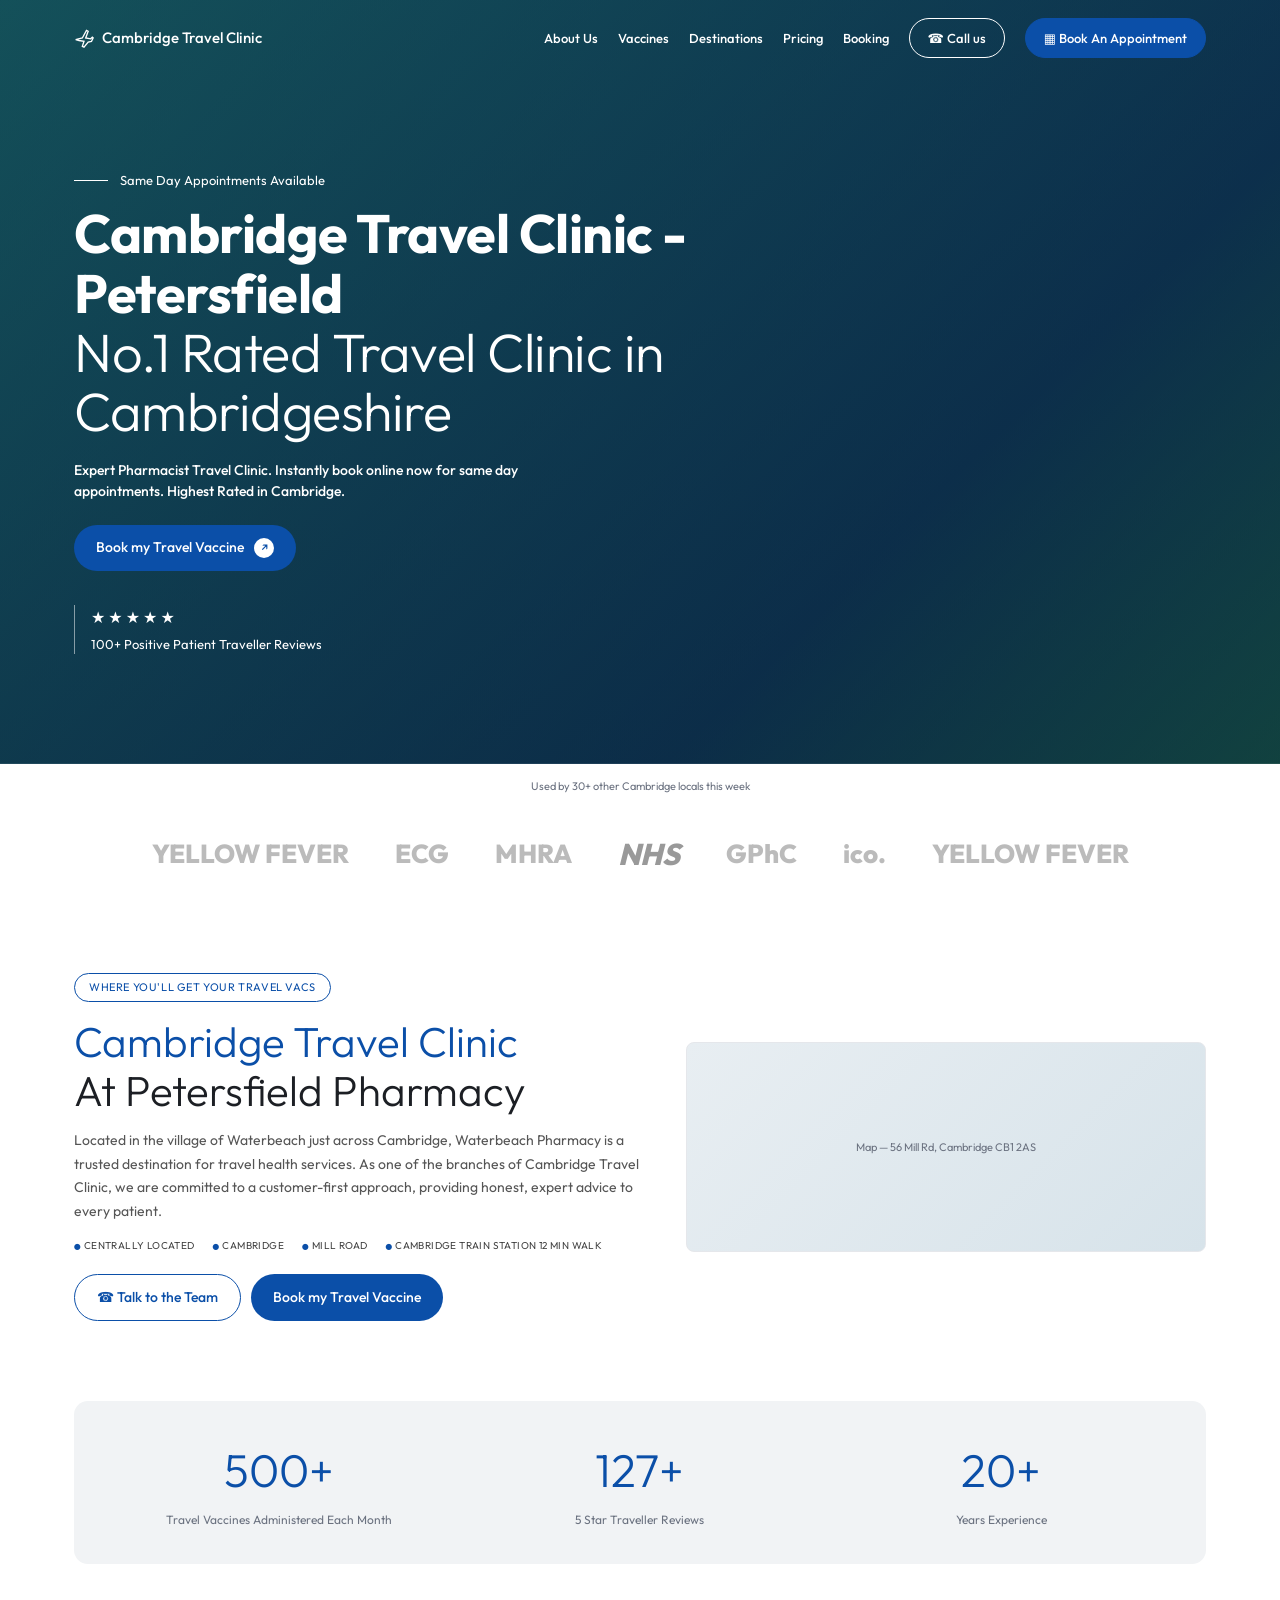
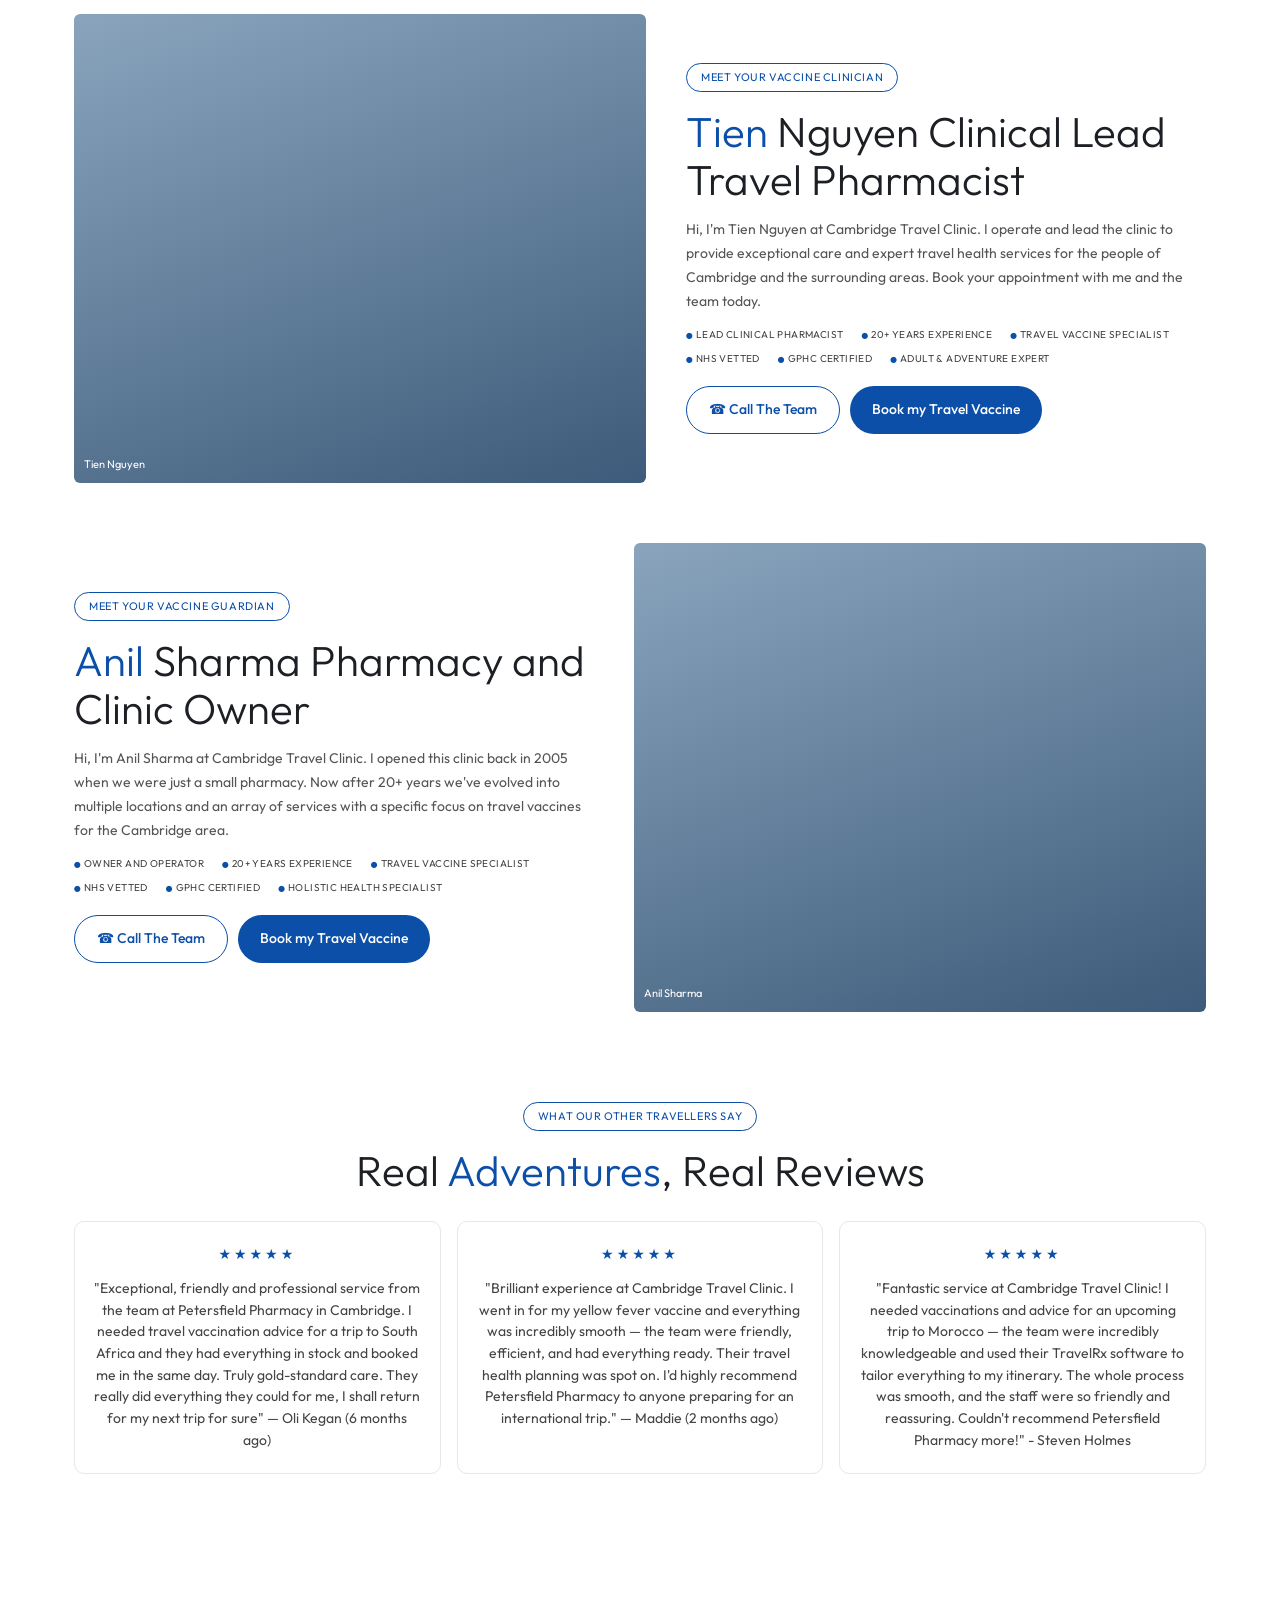
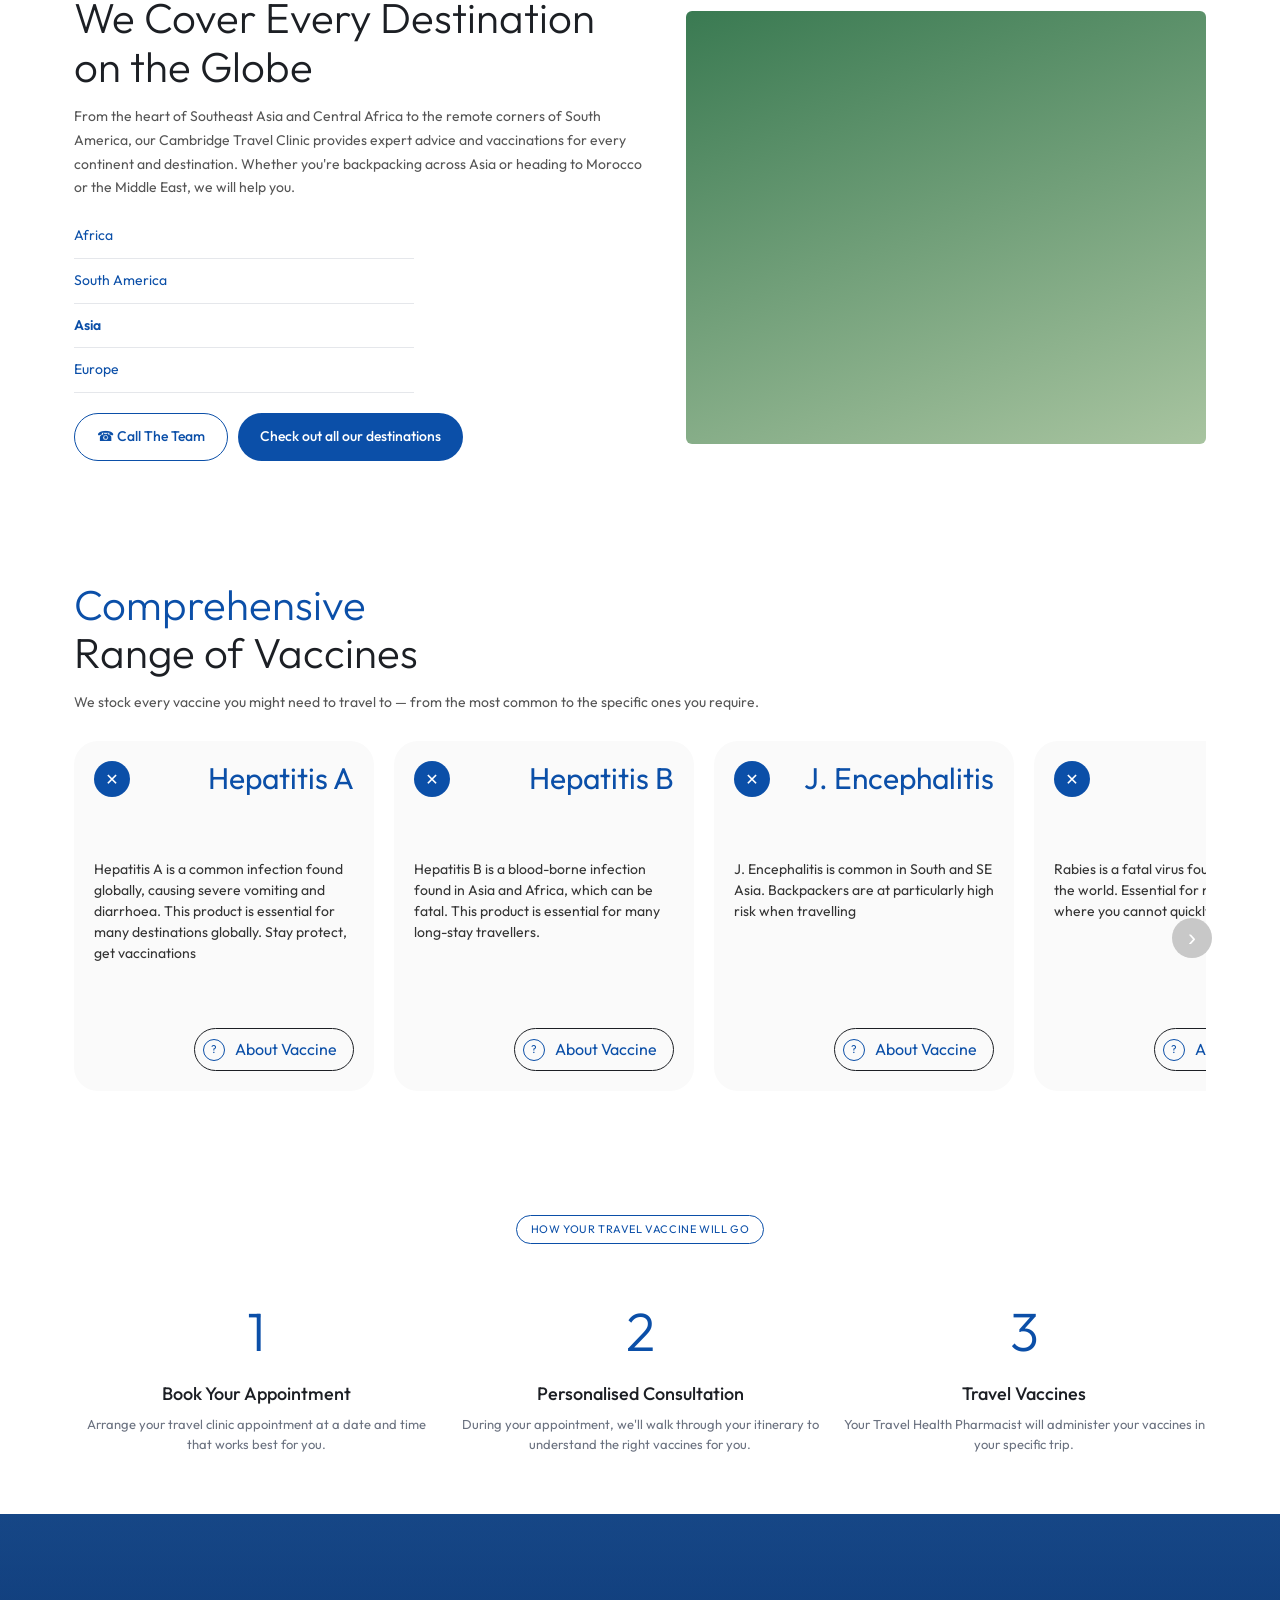
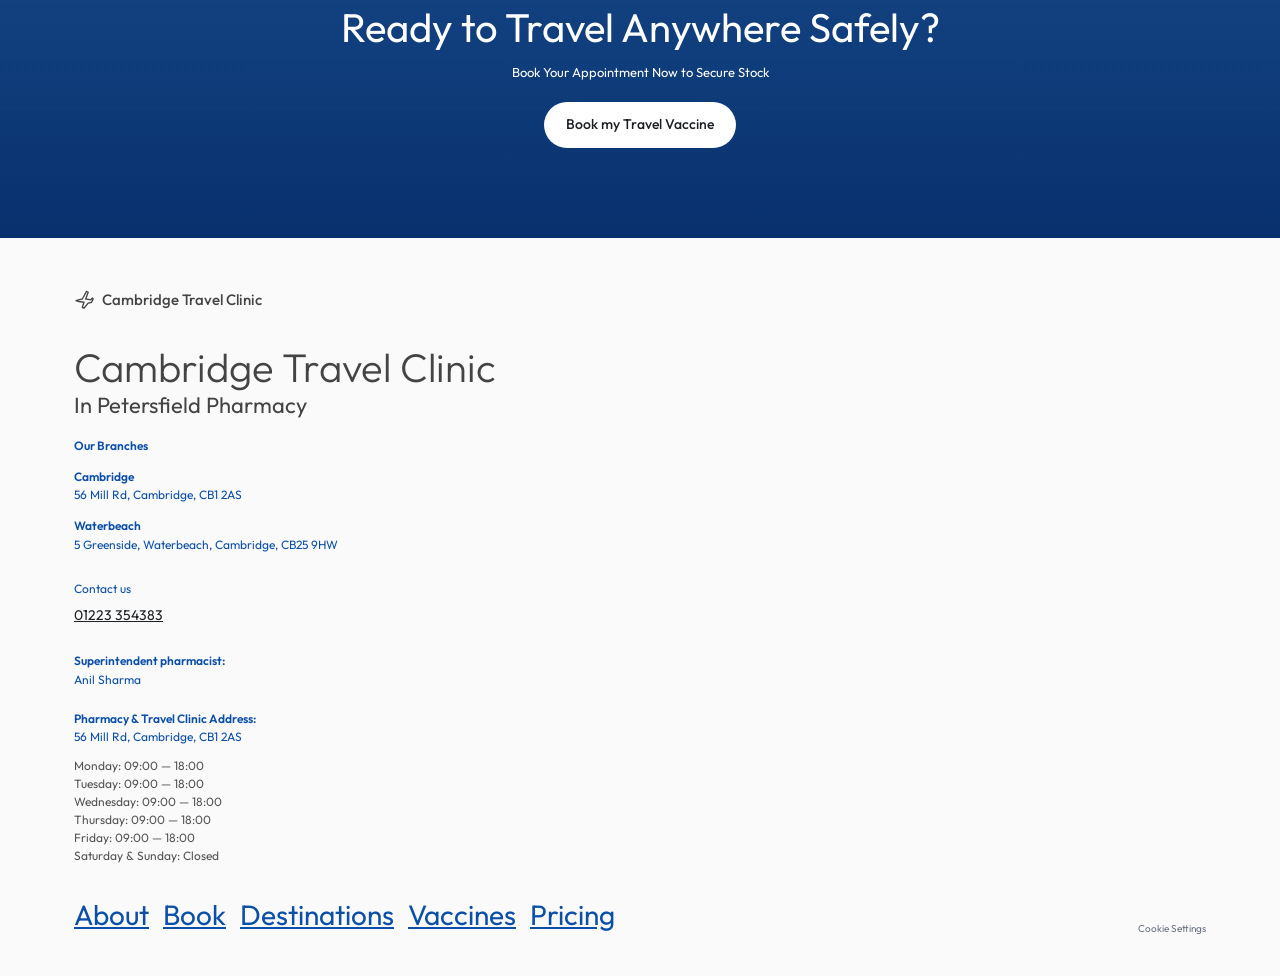
<file: cambridge-travel-clinic/index.html>
<!doctype html><html lang="en-GB"><head><meta charset="utf-8"><meta name="viewport" content="width=device-width,initial-scale=1">
<title>Cambridge Travel Clinic – Petersfield | No.1 Rated Travel Clinic in Cambridgeshire</title><link rel="preconnect" href="https://fonts.googleapis.com"><link href="https://fonts.googleapis.com/css2?family=Outfit:wght@300;400;500;600;700&display=swap" rel="stylesheet"><link rel="stylesheet" href="style.css"></head><body>
<section class="hero" style="--img:linear-gradient(135deg,#1c7a7a,#0e3f63 70%,#1a6c4f)"><header class="nav"><div class="wrap"><a class="logo" href="index.html"><svg viewBox="0 0 24 24" fill="none" stroke="currentColor" stroke-width="1.6"><path d="M2 14l8-2 5-9 2 1-3 8 6 1 2-2 1 1-2 4-4 1-5 6-2-1 2-6-6-1z"/></svg>Cambridge Travel Clinic</a>
<nav class="menu"><a href="about.html" class="">About Us</a><a href="vaccines.html" class="">Vaccines</a><a href="#" class="">Destinations</a><a href="pricing.html" class="">Pricing</a><a href="booking.html" class="">Booking</a><a class="pill" href="tel:01223354383">☎ Call us</a><a class="pill fill" href="booking.html">▦ Book An Appointment</a></nav><button class="burger" aria-label="Menu">☰</button></div></header><div class="wrap"><div class="tag">Same Day Appointments Available</div><h1><b>Cambridge Travel Clinic - Petersfield</b><br>No.1 Rated Travel Clinic in Cambridgeshire</h1>
<p>Expert Pharmacist Travel Clinic. Instantly book online now for same day appointments. Highest Rated in Cambridge.</p>
<a class="btn" href="booking.html">Book my Travel Vaccine <i>↗</i></a><div class="proof"><div class="stars">★★★★★<small>100+ Positive Patient Traveller Reviews</small></div></div></div></section><p class="cap">Used by 30+ other Cambridge locals this week</p><div class="logos"><span>YELLOW FEVER</span><span>ECG</span><span>MHRA</span><span style="color:#999;font-size:30px;font-style:italic">NHS</span><span>GPhC</span><span>ico.</span><span>YELLOW FEVER</span></div>
<section class="sec"><div class="wrap two"><div><span class="chip">Where you'll get your travel vacs</span><h2><em>Cambridge Travel Clinic</em><br>At Petersfield Pharmacy</h2>
<p class="sub">Located in the village of Waterbeach just across Cambridge, Waterbeach Pharmacy is a trusted destination for travel health services. As one of the branches of Cambridge Travel Clinic, we are committed to a customer-first approach, providing honest, expert advice to every patient.</p>
<div class="tags"><span>Centrally located</span><span>Cambridge</span><span>Mill Road</span><span>Cambridge train station 12 min walk</span></div>
<div class="btns"><a class="btn out" href="tel:01223354383">☎ Talk to the Team</a><a class="btn" href="booking.html">Book my Travel Vaccine</a></div></div>
<div class="map">Map — 56 Mill Rd, Cambridge CB1 2AS</div></div></section><div class="wrap"><div class="stats"><div><b>500+</b><span>Travel Vaccines Administered Each Month</span></div><div><b>127+</b><span>5 Star Traveller Reviews</span></div><div><b>20+</b><span>Years Experience</span></div></div></div><section class="sec" style="padding:30px 0"><div class="wrap two"><div class="photo">Tien Nguyen</div><div><span class="chip">Meet your vaccine clinician</span><h2><em>Tien</em> Nguyen Clinical Lead Travel Pharmacist</h2><p class="sub">Hi, I'm Tien Nguyen at Cambridge Travel Clinic. I operate and lead the clinic to provide exceptional care and expert travel health services for the people of Cambridge and the surrounding areas. Book your appointment with me and the team today.</p>
<div class="tags"><span>Lead Clinical Pharmacist</span><span>20+ Years Experience</span><span>Travel Vaccine Specialist</span><span>NHS Vetted</span><span>GPhC Certified</span><span>Adult &amp; Adventure Expert</span></div><div class="btns"><a class="btn out" href="tel:01223354383">☎ Call The Team</a><a class="btn" href="booking.html">Book my Travel Vaccine</a></div></div></div></section><section class="sec" style="padding:30px 0"><div class="wrap two rev"><div><span class="chip">Meet your vaccine guardian</span><h2><em>Anil</em> Sharma Pharmacy and Clinic Owner</h2><p class="sub">Hi, I'm Anil Sharma at Cambridge Travel Clinic. I opened this clinic back in 2005 when we were just a small pharmacy. Now after 20+ years we've evolved into multiple locations and an array of services with a specific focus on travel vaccines for the Cambridge area.</p>
<div class="tags"><span>Owner and Operator</span><span>20+ Years Experience</span><span>Travel Vaccine Specialist</span><span>NHS Vetted</span><span>GPhC Certified</span><span>Holistic Health Specialist</span></div><div class="btns"><a class="btn out" href="tel:01223354383">☎ Call The Team</a><a class="btn" href="booking.html">Book my Travel Vaccine</a></div></div><div class="photo">Anil Sharma</div></div></section><section class="sec"><div class="wrap center"><span class="chip">What our other travellers say</span><h2>Real <em>Adventures</em>, Real Reviews</h2>
<div class="rev3"><div class="card"><div class="stars">★★★★★</div>"Exceptional, friendly and professional service from the team at Petersfield Pharmacy in Cambridge. I needed travel vaccination advice for a trip to South Africa and they had everything in stock and booked me in the same day. Truly gold-standard care. They really did everything they could for me, I shall return for my next trip for sure" — Oli Kegan (6 months ago)</div>
<div class="card"><div class="stars">★★★★★</div>"Brilliant experience at Cambridge Travel Clinic. I went in for my yellow fever vaccine and everything was incredibly smooth — the team were friendly, efficient, and had everything ready. Their travel health planning was spot on. I'd highly recommend Petersfield Pharmacy to anyone preparing for an international trip." — Maddie (2 months ago)</div>
<div class="card"><div class="stars">★★★★★</div>"Fantastic service at Cambridge Travel Clinic! I needed vaccinations and advice for an upcoming trip to Morocco — the team were incredibly knowledgeable and used their TravelRx software to tailor everything to my itinerary. The whole process was smooth, and the staff were so friendly and reassuring. Couldn't recommend Petersfield Pharmacy more!" - Steven Holmes</div></div></div></section>
<section class="sec dest"><div class="wrap two"><div><h2>We Cover Every Destination<br>on the Globe</h2><p class="sub">From the heart of Southeast Asia and Central Africa to the remote corners of South America, our Cambridge Travel Clinic provides expert advice and vaccinations for every continent and destination. Whether you're backpacking across Asia or heading to Morocco or the Middle East, we will help you.</p>
<div class="lst" style="max-width:340px"><a href="#">Africa</a><a href="#">South America</a><a class="on" href="#">Asia</a><a href="#">Europe</a></div>
<div class="btns" style="margin-top:20px"><a class="btn out" href="tel:01223354383">☎ Call The Team</a><a class="btn" href="#">Check out all our destinations</a></div></div><div class="photo" style="aspect-ratio:1.2/1;background:linear-gradient(160deg,#3a7a52,#a8c4a0)"></div></div></section>
<section class="sec"><div class="wrap"><h2><em>Comprehensive</em><br>Range of Vaccines</h2><p class="sub">We stock every vaccine you might need to travel to — from the most common to the specific ones you require.</p><div class="vslider"><div class="vtrack" id="slides"><article class="vcard"><div class="vtop"><span class="x">&#10005;</span><h3>Hepatitis A</h3></div><p>Hepatitis A is a common infection found globally, causing severe vomiting and diarrhoea. This product is essential for many destinations globally. Stay protect, get vaccinations</p><a class="vbtn" href="vaccines.html"><span class="q">?</span>About Vaccine</a></article><article class="vcard"><div class="vtop"><span class="x">&#10005;</span><h3>Hepatitis B</h3></div><p>Hepatitis B is a blood-borne infection found in Asia and Africa, which can be fatal. This product is essential for many long-stay travellers.</p><a class="vbtn" href="vaccines.html"><span class="q">?</span>About Vaccine</a></article><article class="vcard"><div class="vtop"><span class="x">&#10005;</span><h3>J. Encephalitis</h3></div><p>J. Encephalitis is common in South and SE Asia. Backpackers are at particularly high risk when travelling</p><a class="vbtn" href="vaccines.html"><span class="q">?</span>About Vaccine</a></article><article class="vcard"><div class="vtop"><span class="x">&#10005;</span><h3>Rabies</h3></div><p>Rabies is a fatal virus found throughout the world. Essential for remote travel where you cannot quickly access care.</p><a class="vbtn" href="vaccines.html"><span class="q">?</span>About Vaccine</a></article><article class="vcard"><div class="vtop"><span class="x">&#10005;</span><h3>Typhoid</h3></div><p>Typhoid is spread through contaminated food and water. Recommended for most destinations in Asia, Africa and South America.</p><a class="vbtn" href="vaccines.html"><span class="q">?</span>About Vaccine</a></article><article class="vcard"><div class="vtop"><span class="x">&#10005;</span><h3>Yellow Fever</h3></div><p>Yellow Fever is required for entry to many countries in Africa and South America.</p><a class="vbtn" href="vaccines.html"><span class="q">?</span>About Vaccine</a></article></div><button class="vnext" data-dir="1" aria-label="Next">&#8250;</button></div></div></section>
<section class="sec"><div class="wrap center"><span class="chip">How your travel vaccine will go</span><div class="steps"><div><b>1</b><h4>Book Your Appointment</h4><p>Arrange your travel clinic appointment at a date and time that works best for you.</p></div><div><b>2</b><h4>Personalised Consultation</h4><p>During your appointment, we'll walk through your itinerary to understand the right vaccines for you.</p></div><div><b>3</b><h4>Travel Vaccines</h4><p>Your Travel Health Pharmacist will administer your vaccines in your specific trip.</p></div></div></div></section><section class="cta"><div class="wrap"><h2>Ready to Travel Anywhere Safely?</h2><p>Book Your Appointment Now to Secure Stock</p><a class="btn white" href="booking.html">Book my Travel Vaccine</a></div></section>
<footer><div class="wrap"><a class="logo" href="index.html"><svg viewBox="0 0 24 24" fill="none" stroke="currentColor" stroke-width="1.6"><path d="M2 14l8-2 5-9 2 1-3 8 6 1 2-2 1 1-2 4-4 1-5 6-2-1 2-6-6-1z"/></svg>Cambridge Travel Clinic</a>
<h3>Cambridge Travel Clinic<small>In Petersfield Pharmacy</small></h3>
<b>Our Branches</b><b style="margin-top:12px">Cambridge</b><span class="addr">56 Mill Rd, Cambridge, CB1 2AS</span>
<b style="margin-top:12px">Waterbeach</b><span class="addr">5 Greenside, Waterbeach, Cambridge, CB25 9HW</span>
<b style="color:var(--blue);font-weight:400;margin-top:26px">Contact us</b><a class="ph" href="tel:01223354383" style="display:inline-block">01223 354383</a>
<b>Superintendent pharmacist:</b><span class="addr">Anil Sharma</span>
<b>Pharmacy &amp; Travel Clinic Address:</b><span class="addr">56 Mill Rd, Cambridge, CB1 2AS</span>
<div class="hrs">Monday: 09:00 — 18:00<br>Tuesday: 09:00 — 18:00<br>Wednesday: 09:00 — 18:00<br>Thursday: 09:00 — 18:00<br>Friday: 09:00 — 18:00<br>Saturday &amp; Sunday: Closed</div>
<div class="flinks"><div><a href="about.html">About</a><a href="booking.html">Book</a><a href="#">Destinations</a><a href="vaccines.html">Vaccines</a><a href="pricing.html">Pricing</a></div><span>Cookie Settings</span></div></div></footer><script src="script.js"></script></body></html>
</file>
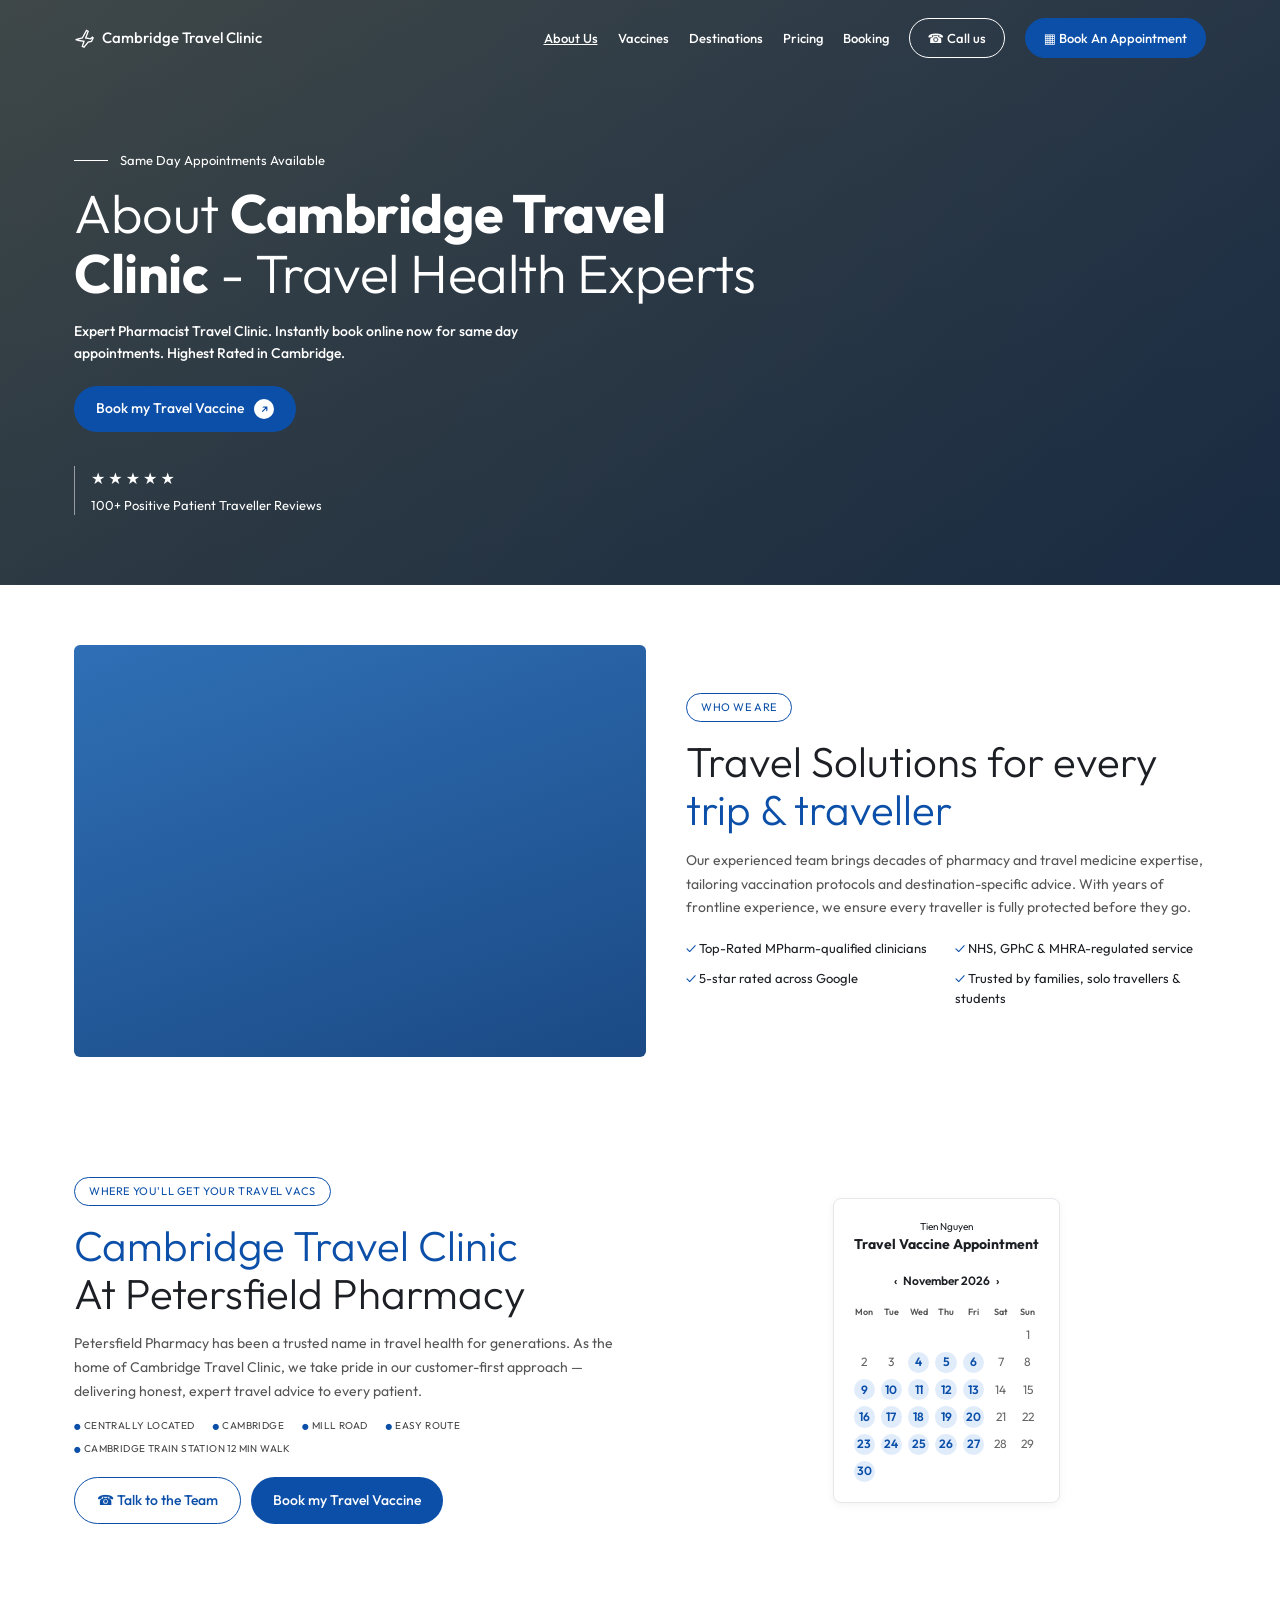
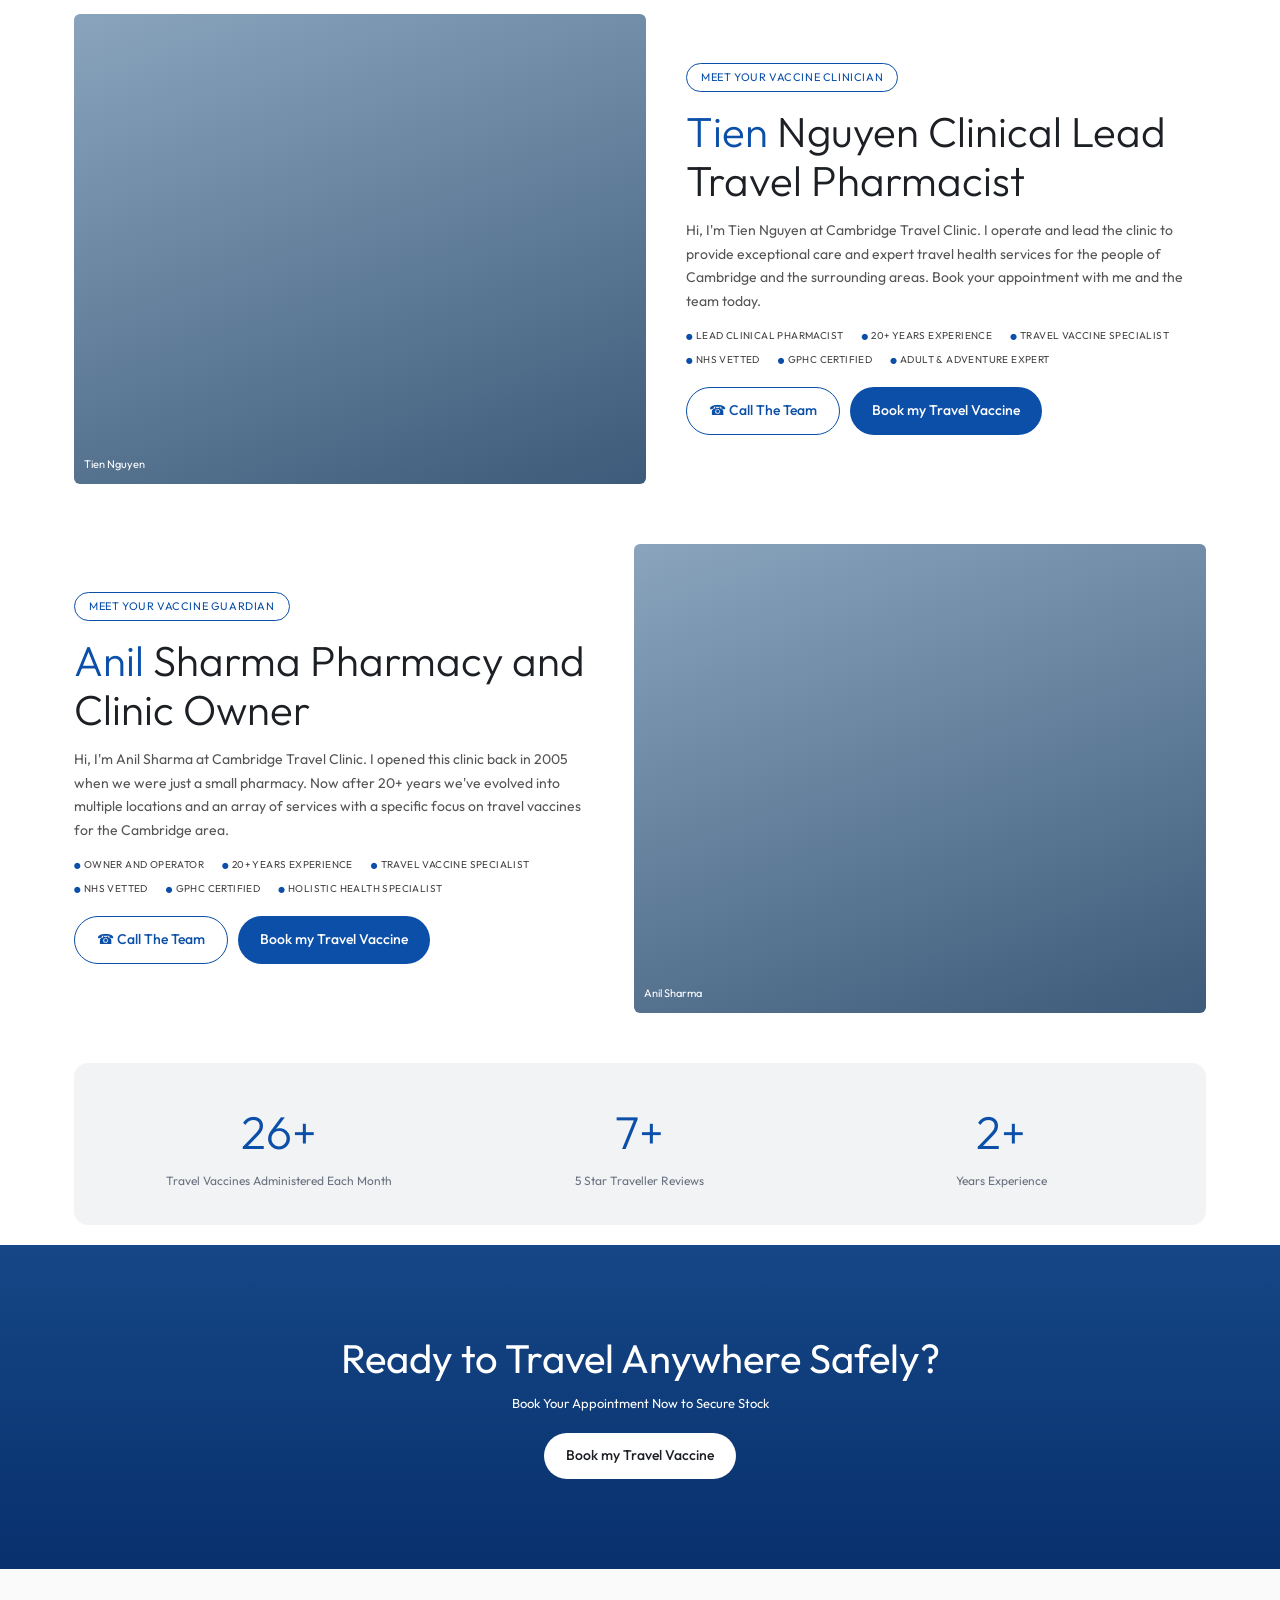
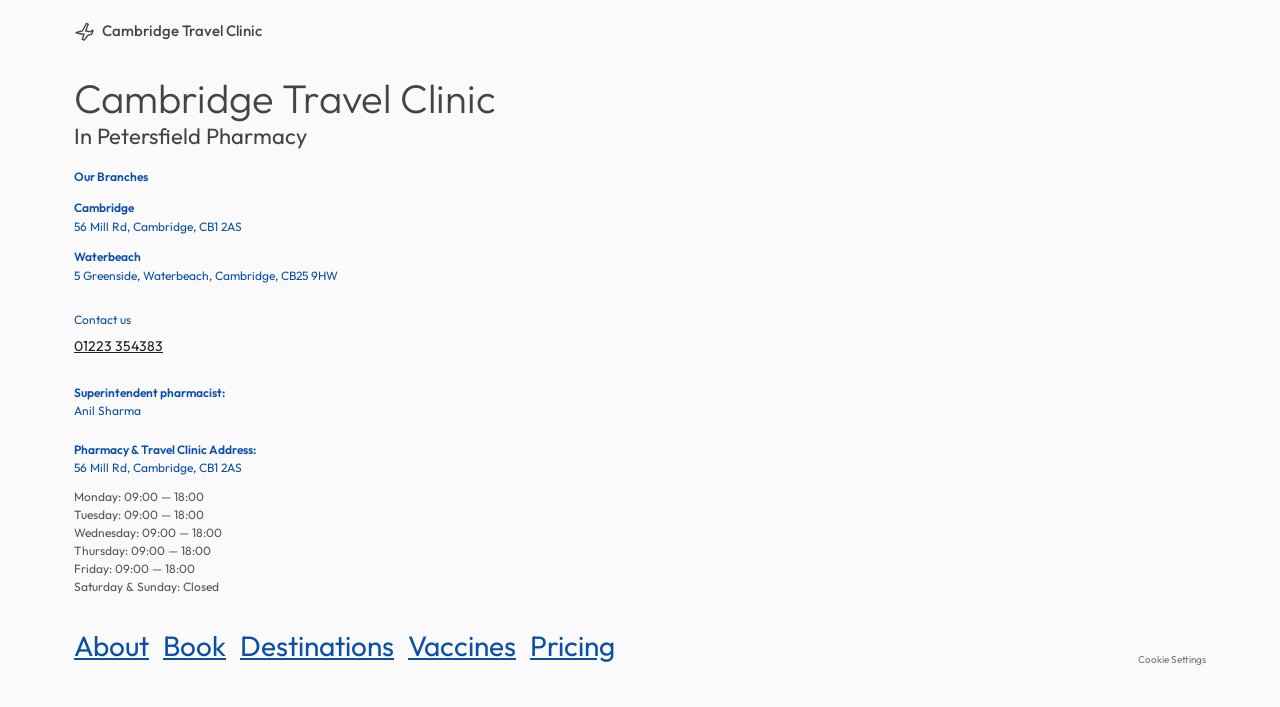
<file: cambridge-travel-clinic/about.html>
<!doctype html><html lang="en-GB"><head><meta charset="utf-8"><meta name="viewport" content="width=device-width,initial-scale=1">
<title>About Us | Cambridge Travel Clinic</title><link rel="preconnect" href="https://fonts.googleapis.com"><link href="https://fonts.googleapis.com/css2?family=Outfit:wght@300;400;500;600;700&display=swap" rel="stylesheet"><link rel="stylesheet" href="style.css"></head><body>
<section class="hero short" style="--img:linear-gradient(135deg,#6b6a5a,#2b3a55)"><header class="nav"><div class="wrap"><a class="logo" href="index.html"><svg viewBox="0 0 24 24" fill="none" stroke="currentColor" stroke-width="1.6"><path d="M2 14l8-2 5-9 2 1-3 8 6 1 2-2 1 1-2 4-4 1-5 6-2-1 2-6-6-1z"/></svg>Cambridge Travel Clinic</a>
<nav class="menu"><a href="about.html" class="active">About Us</a><a href="vaccines.html" class="">Vaccines</a><a href="#" class="">Destinations</a><a href="pricing.html" class="">Pricing</a><a href="booking.html" class="">Booking</a><a class="pill" href="tel:01223354383">☎ Call us</a><a class="pill fill" href="booking.html">▦ Book An Appointment</a></nav><button class="burger" aria-label="Menu">☰</button></div></header><div class="wrap"><div class="tag">Same Day Appointments Available</div><h1>About <b>Cambridge Travel Clinic</b> - Travel Health Experts</h1>
<p>Expert Pharmacist Travel Clinic. Instantly book online now for same day appointments. Highest Rated in Cambridge.</p>
<a class="btn" href="booking.html">Book my Travel Vaccine <i>↗</i></a><div class="proof"><div class="stars">★★★★★<small>100+ Positive Patient Traveller Reviews</small></div></div></div></section>
<section class="sec"><div class="wrap two"><div class="photo team"></div><div><span class="chip">Who we are</span><h2>Travel Solutions for every <em>trip &amp; traveller</em></h2>
<p class="sub">Our experienced team brings decades of pharmacy and travel medicine expertise, tailoring vaccination protocols and destination-specific advice. With years of frontline experience, we ensure every traveller is fully protected before they go.</p>
<div class="feat"><span>Top-Rated MPharm-qualified clinicians</span><span>NHS, GPhC &amp; MHRA-regulated service</span><span>5-star rated across Google</span><span>Trusted by families, solo travellers &amp; students</span></div></div></div></section>
<section class="sec"><div class="wrap two"><div><span class="chip">Where you'll get your travel vacs</span><h2><em>Cambridge Travel Clinic</em><br>At Petersfield Pharmacy</h2>
<p class="sub">Petersfield Pharmacy has been a trusted name in travel health for generations. As the home of Cambridge Travel Clinic, we take pride in our customer-first approach — delivering honest, expert travel advice to every patient.</p>
<div class="tags"><span>Centrally located</span><span>Cambridge</span><span>Mill Road</span><span>Easy route</span><span>Cambridge train station 12 min walk</span></div>
<div class="btns"><a class="btn out" href="tel:01223354383">☎ Talk to the Team</a><a class="btn" href="booking.html">Book my Travel Vaccine</a></div></div>
<div class="book" style="grid-template-columns:1fr"><div class="r"><div class="center" style="font-size:10px;margin-bottom:6px">Tien Nguyen<br><b style="font-size:14px">Travel Vaccine Appointment</b></div><div class="mon" style="margin-top:16px">‹ &nbsp; November 2026 &nbsp; ›</div><div class="cal" id="cal"></div></div></div></div></section><section class="sec" style="padding:30px 0"><div class="wrap two"><div class="photo">Tien Nguyen</div><div><span class="chip">Meet your vaccine clinician</span><h2><em>Tien</em> Nguyen Clinical Lead Travel Pharmacist</h2><p class="sub">Hi, I'm Tien Nguyen at Cambridge Travel Clinic. I operate and lead the clinic to provide exceptional care and expert travel health services for the people of Cambridge and the surrounding areas. Book your appointment with me and the team today.</p>
<div class="tags"><span>Lead Clinical Pharmacist</span><span>20+ Years Experience</span><span>Travel Vaccine Specialist</span><span>NHS Vetted</span><span>GPhC Certified</span><span>Adult &amp; Adventure Expert</span></div><div class="btns"><a class="btn out" href="tel:01223354383">☎ Call The Team</a><a class="btn" href="booking.html">Book my Travel Vaccine</a></div></div></div></section><section class="sec" style="padding:30px 0"><div class="wrap two rev"><div><span class="chip">Meet your vaccine guardian</span><h2><em>Anil</em> Sharma Pharmacy and Clinic Owner</h2><p class="sub">Hi, I'm Anil Sharma at Cambridge Travel Clinic. I opened this clinic back in 2005 when we were just a small pharmacy. Now after 20+ years we've evolved into multiple locations and an array of services with a specific focus on travel vaccines for the Cambridge area.</p>
<div class="tags"><span>Owner and Operator</span><span>20+ Years Experience</span><span>Travel Vaccine Specialist</span><span>NHS Vetted</span><span>GPhC Certified</span><span>Holistic Health Specialist</span></div><div class="btns"><a class="btn out" href="tel:01223354383">☎ Call The Team</a><a class="btn" href="booking.html">Book my Travel Vaccine</a></div></div><div class="photo">Anil Sharma</div></div></section><div class="wrap"><div class="stats"><div><b>26+</b><span>Travel Vaccines Administered Each Month</span></div><div><b>7+</b><span>5 Star Traveller Reviews</span></div><div><b>2+</b><span>Years Experience</span></div></div></div><section class="cta"><div class="wrap"><h2>Ready to Travel Anywhere Safely?</h2><p>Book Your Appointment Now to Secure Stock</p><a class="btn white" href="booking.html">Book my Travel Vaccine</a></div></section>
<footer><div class="wrap"><a class="logo" href="index.html"><svg viewBox="0 0 24 24" fill="none" stroke="currentColor" stroke-width="1.6"><path d="M2 14l8-2 5-9 2 1-3 8 6 1 2-2 1 1-2 4-4 1-5 6-2-1 2-6-6-1z"/></svg>Cambridge Travel Clinic</a>
<h3>Cambridge Travel Clinic<small>In Petersfield Pharmacy</small></h3>
<b>Our Branches</b><b style="margin-top:12px">Cambridge</b><span class="addr">56 Mill Rd, Cambridge, CB1 2AS</span>
<b style="margin-top:12px">Waterbeach</b><span class="addr">5 Greenside, Waterbeach, Cambridge, CB25 9HW</span>
<b style="color:var(--blue);font-weight:400;margin-top:26px">Contact us</b><a class="ph" href="tel:01223354383" style="display:inline-block">01223 354383</a>
<b>Superintendent pharmacist:</b><span class="addr">Anil Sharma</span>
<b>Pharmacy &amp; Travel Clinic Address:</b><span class="addr">56 Mill Rd, Cambridge, CB1 2AS</span>
<div class="hrs">Monday: 09:00 — 18:00<br>Tuesday: 09:00 — 18:00<br>Wednesday: 09:00 — 18:00<br>Thursday: 09:00 — 18:00<br>Friday: 09:00 — 18:00<br>Saturday &amp; Sunday: Closed</div>
<div class="flinks"><div><a href="about.html">About</a><a href="booking.html">Book</a><a href="#">Destinations</a><a href="vaccines.html">Vaccines</a><a href="pricing.html">Pricing</a></div><span>Cookie Settings</span></div></div></footer><script src="script.js"></script></body></html>
</file>
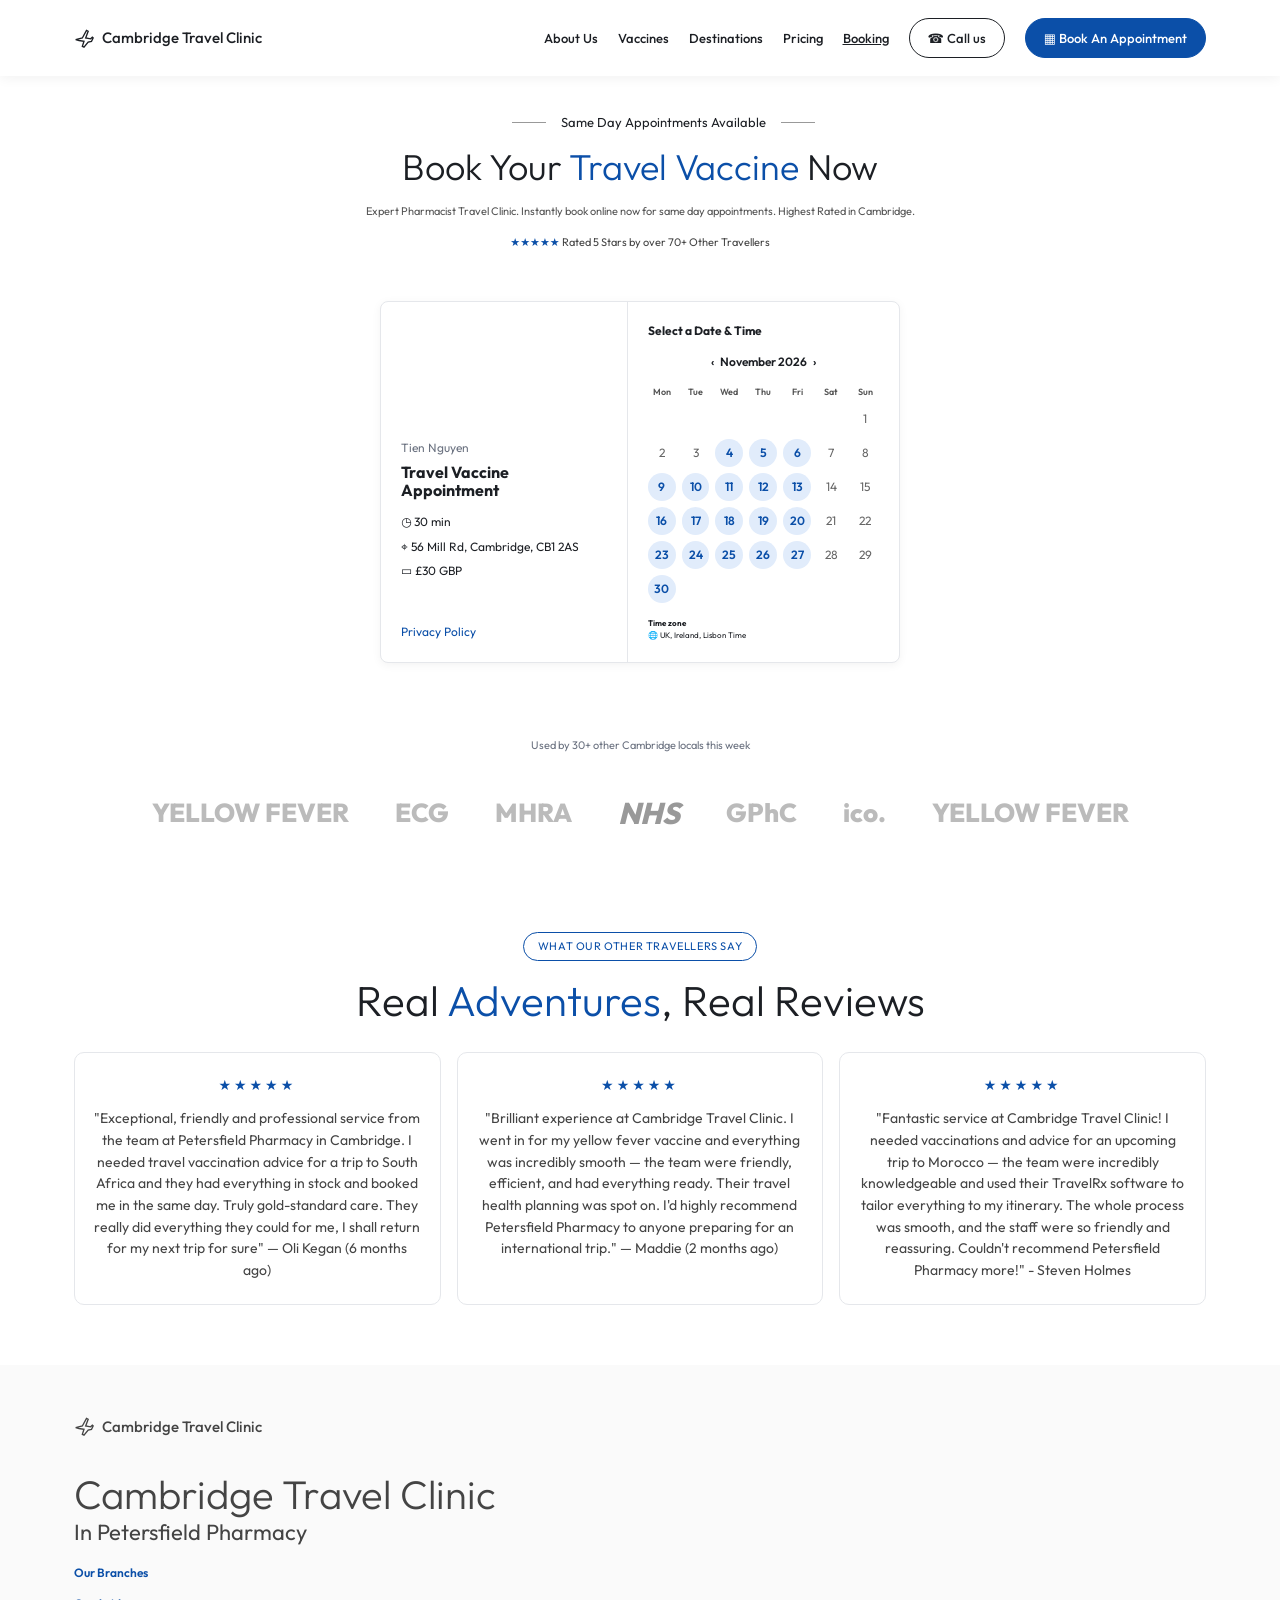
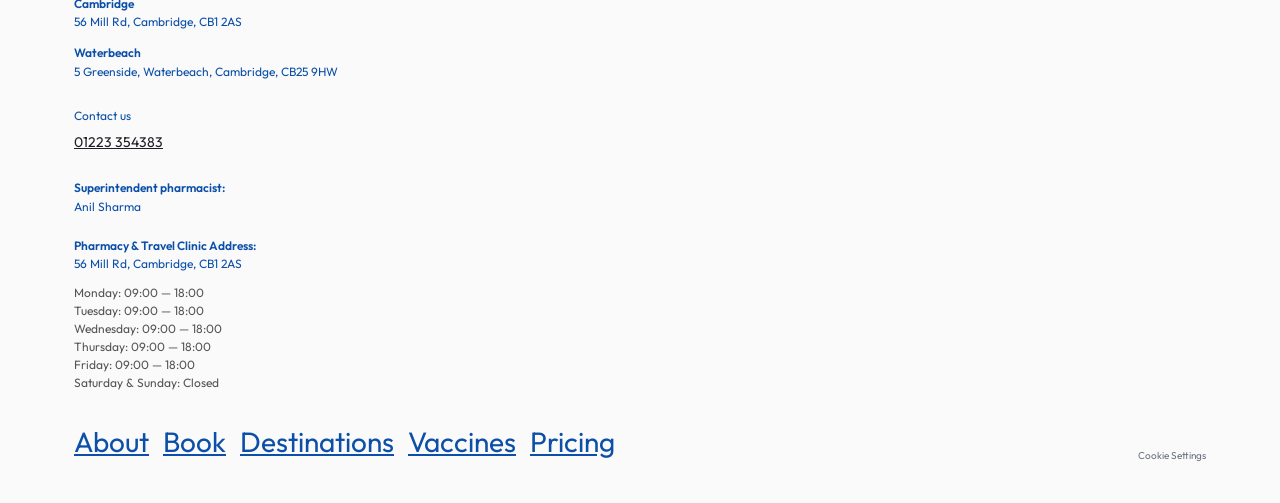
<file: cambridge-travel-clinic/booking.html>
<!doctype html><html lang="en-GB"><head><meta charset="utf-8"><meta name="viewport" content="width=device-width,initial-scale=1">
<title>Book Your Travel Vaccine | Cambridge Travel Clinic</title><link rel="preconnect" href="https://fonts.googleapis.com"><link href="https://fonts.googleapis.com/css2?family=Outfit:wght@300;400;500;600;700&display=swap" rel="stylesheet"><link rel="stylesheet" href="style.css"></head><body>
<header class="nav solid"><div class="wrap"><a class="logo" href="index.html"><svg viewBox="0 0 24 24" fill="none" stroke="currentColor" stroke-width="1.6"><path d="M2 14l8-2 5-9 2 1-3 8 6 1 2-2 1 1-2 4-4 1-5 6-2-1 2-6-6-1z"/></svg>Cambridge Travel Clinic</a>
<nav class="menu"><a href="about.html" class="">About Us</a><a href="vaccines.html" class="">Vaccines</a><a href="#" class="">Destinations</a><a href="pricing.html" class="">Pricing</a><a href="booking.html" class="active">Booking</a><a class="pill" href="tel:01223354383">☎ Call us</a><a class="pill fill" href="booking.html">▦ Book An Appointment</a></nav><button class="burger" aria-label="Menu">☰</button></div></header><section class="sec" style="padding-top:36px"><div class="wrap center"><div class="tag" style="justify-content:center;color:var(--ink)"><span style="width:34px;height:1px;background:#999"></span>&nbsp;Same Day Appointments Available&nbsp;<span style="width:34px;height:1px;background:#999"></span></div>
<h2 style="font-size:36px;margin-top:10px">Book Your <em>Travel Vaccine</em> Now</h2><p class="sub" style="font-size:11px">Expert Pharmacist Travel Clinic. Instantly book online now for same day appointments. Highest Rated in Cambridge.</p>
<div style="color:var(--blue);font-size:11px">★★★★★ <span style="color:#444">Rated 5 Stars by over 70+ Other Travellers</span></div>
<div class="book" style="margin-top:50px;text-align:left"><div class="l"><div style="flex:1"></div><span style="color:var(--mute)">Tien Nguyen</span><h4>Travel Vaccine Appointment</h4><span>◷ 30 min</span><span>⌖ 56 Mill Rd, Cambridge, CB1 2AS</span><span>▭ £30 GBP</span><div style="margin-top:36px;color:var(--blue)">Privacy Policy</div></div>
<div class="r"><h5>Select a Date &amp; Time</h5><div class="mon">‹ &nbsp; November 2026 &nbsp; ›</div><div class="cal" id="cal"></div><div class="tz"><b>Time zone</b><br>🌐 UK, Ireland, Lisbon Time</div></div></div></div></section><p class="cap">Used by 30+ other Cambridge locals this week</p><div class="logos"><span>YELLOW FEVER</span><span>ECG</span><span>MHRA</span><span style="color:#999;font-size:30px;font-style:italic">NHS</span><span>GPhC</span><span>ico.</span><span>YELLOW FEVER</span></div><section class="sec"><div class="wrap center"><span class="chip">What our other travellers say</span><h2>Real <em>Adventures</em>, Real Reviews</h2>
<div class="rev3"><div class="card"><div class="stars">★★★★★</div>"Exceptional, friendly and professional service from the team at Petersfield Pharmacy in Cambridge. I needed travel vaccination advice for a trip to South Africa and they had everything in stock and booked me in the same day. Truly gold-standard care. They really did everything they could for me, I shall return for my next trip for sure" — Oli Kegan (6 months ago)</div>
<div class="card"><div class="stars">★★★★★</div>"Brilliant experience at Cambridge Travel Clinic. I went in for my yellow fever vaccine and everything was incredibly smooth — the team were friendly, efficient, and had everything ready. Their travel health planning was spot on. I'd highly recommend Petersfield Pharmacy to anyone preparing for an international trip." — Maddie (2 months ago)</div>
<div class="card"><div class="stars">★★★★★</div>"Fantastic service at Cambridge Travel Clinic! I needed vaccinations and advice for an upcoming trip to Morocco — the team were incredibly knowledgeable and used their TravelRx software to tailor everything to my itinerary. The whole process was smooth, and the staff were so friendly and reassuring. Couldn't recommend Petersfield Pharmacy more!" - Steven Holmes</div></div></div></section>
<footer><div class="wrap"><a class="logo" href="index.html"><svg viewBox="0 0 24 24" fill="none" stroke="currentColor" stroke-width="1.6"><path d="M2 14l8-2 5-9 2 1-3 8 6 1 2-2 1 1-2 4-4 1-5 6-2-1 2-6-6-1z"/></svg>Cambridge Travel Clinic</a>
<h3>Cambridge Travel Clinic<small>In Petersfield Pharmacy</small></h3>
<b>Our Branches</b><b style="margin-top:12px">Cambridge</b><span class="addr">56 Mill Rd, Cambridge, CB1 2AS</span>
<b style="margin-top:12px">Waterbeach</b><span class="addr">5 Greenside, Waterbeach, Cambridge, CB25 9HW</span>
<b style="color:var(--blue);font-weight:400;margin-top:26px">Contact us</b><a class="ph" href="tel:01223354383" style="display:inline-block">01223 354383</a>
<b>Superintendent pharmacist:</b><span class="addr">Anil Sharma</span>
<b>Pharmacy &amp; Travel Clinic Address:</b><span class="addr">56 Mill Rd, Cambridge, CB1 2AS</span>
<div class="hrs">Monday: 09:00 — 18:00<br>Tuesday: 09:00 — 18:00<br>Wednesday: 09:00 — 18:00<br>Thursday: 09:00 — 18:00<br>Friday: 09:00 — 18:00<br>Saturday &amp; Sunday: Closed</div>
<div class="flinks"><div><a href="about.html">About</a><a href="booking.html">Book</a><a href="#">Destinations</a><a href="vaccines.html">Vaccines</a><a href="pricing.html">Pricing</a></div><span>Cookie Settings</span></div></div></footer><script src="script.js"></script></body></html>
</file>
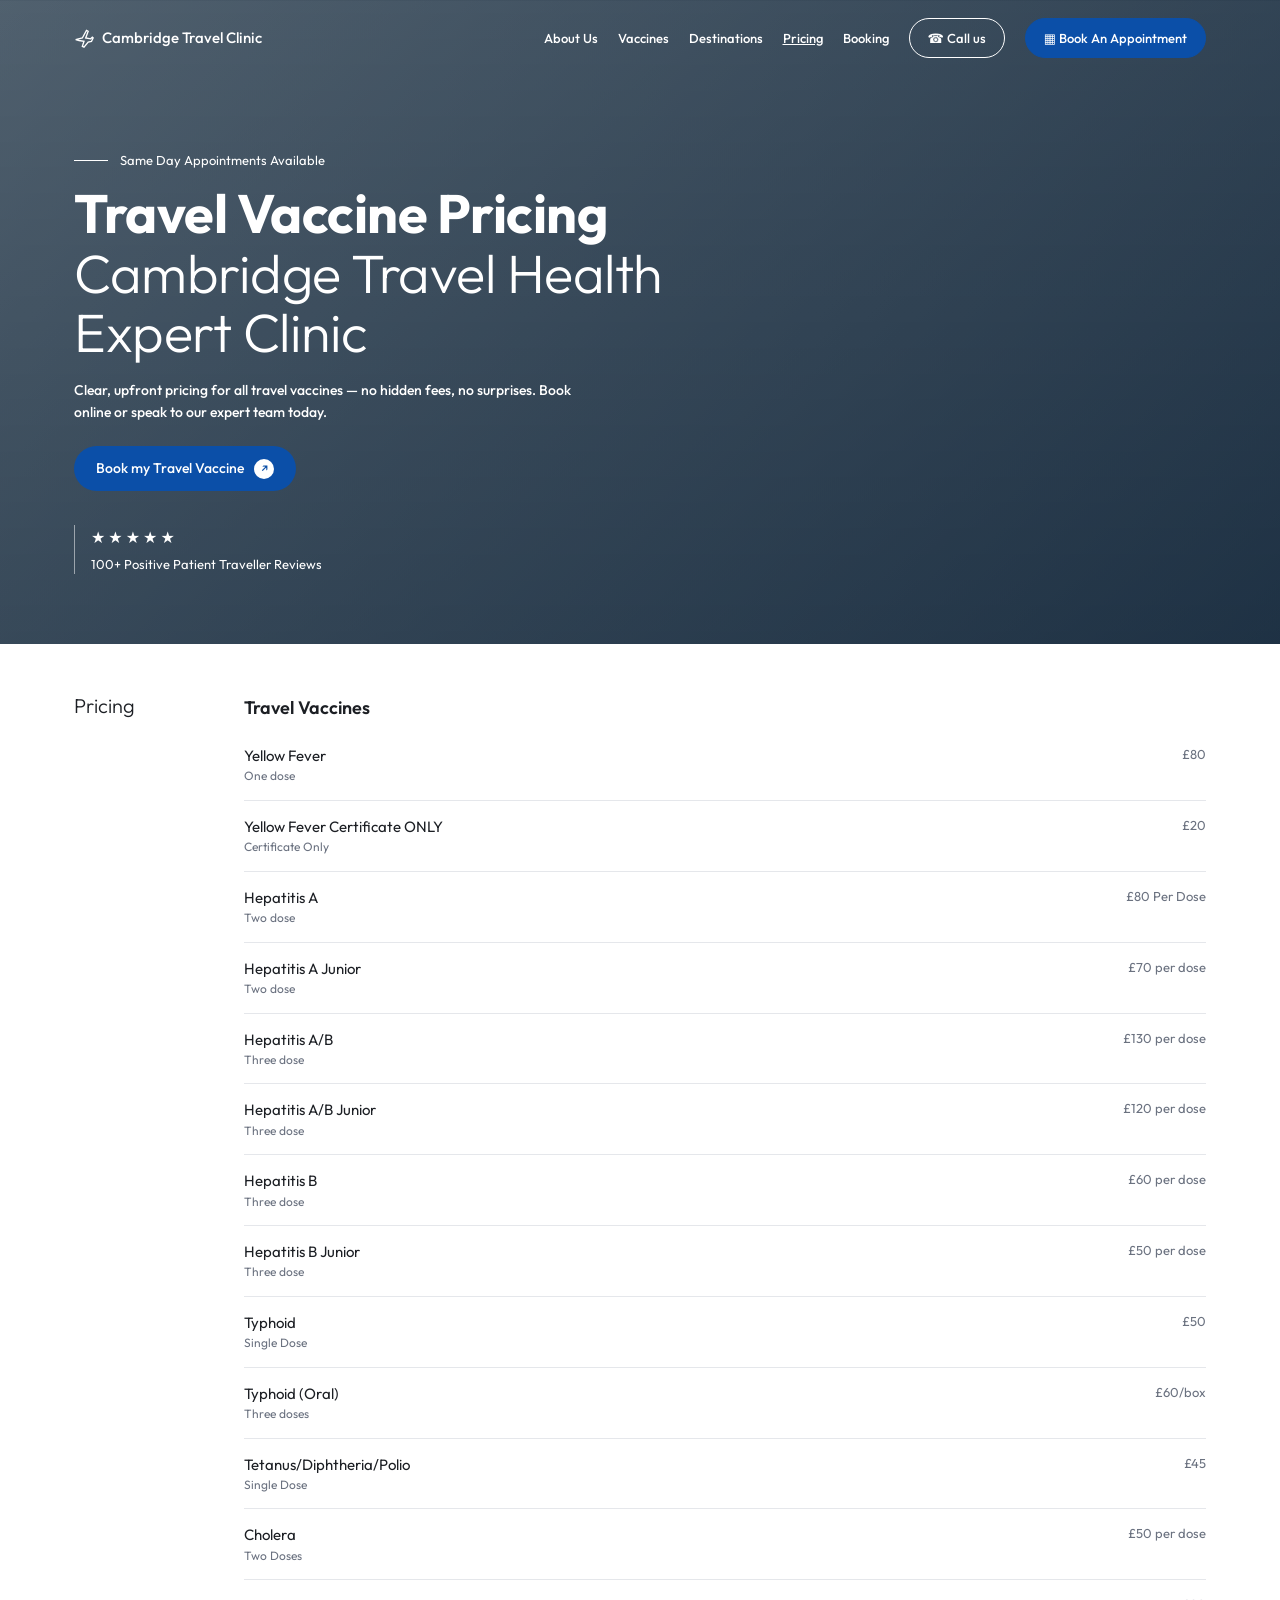
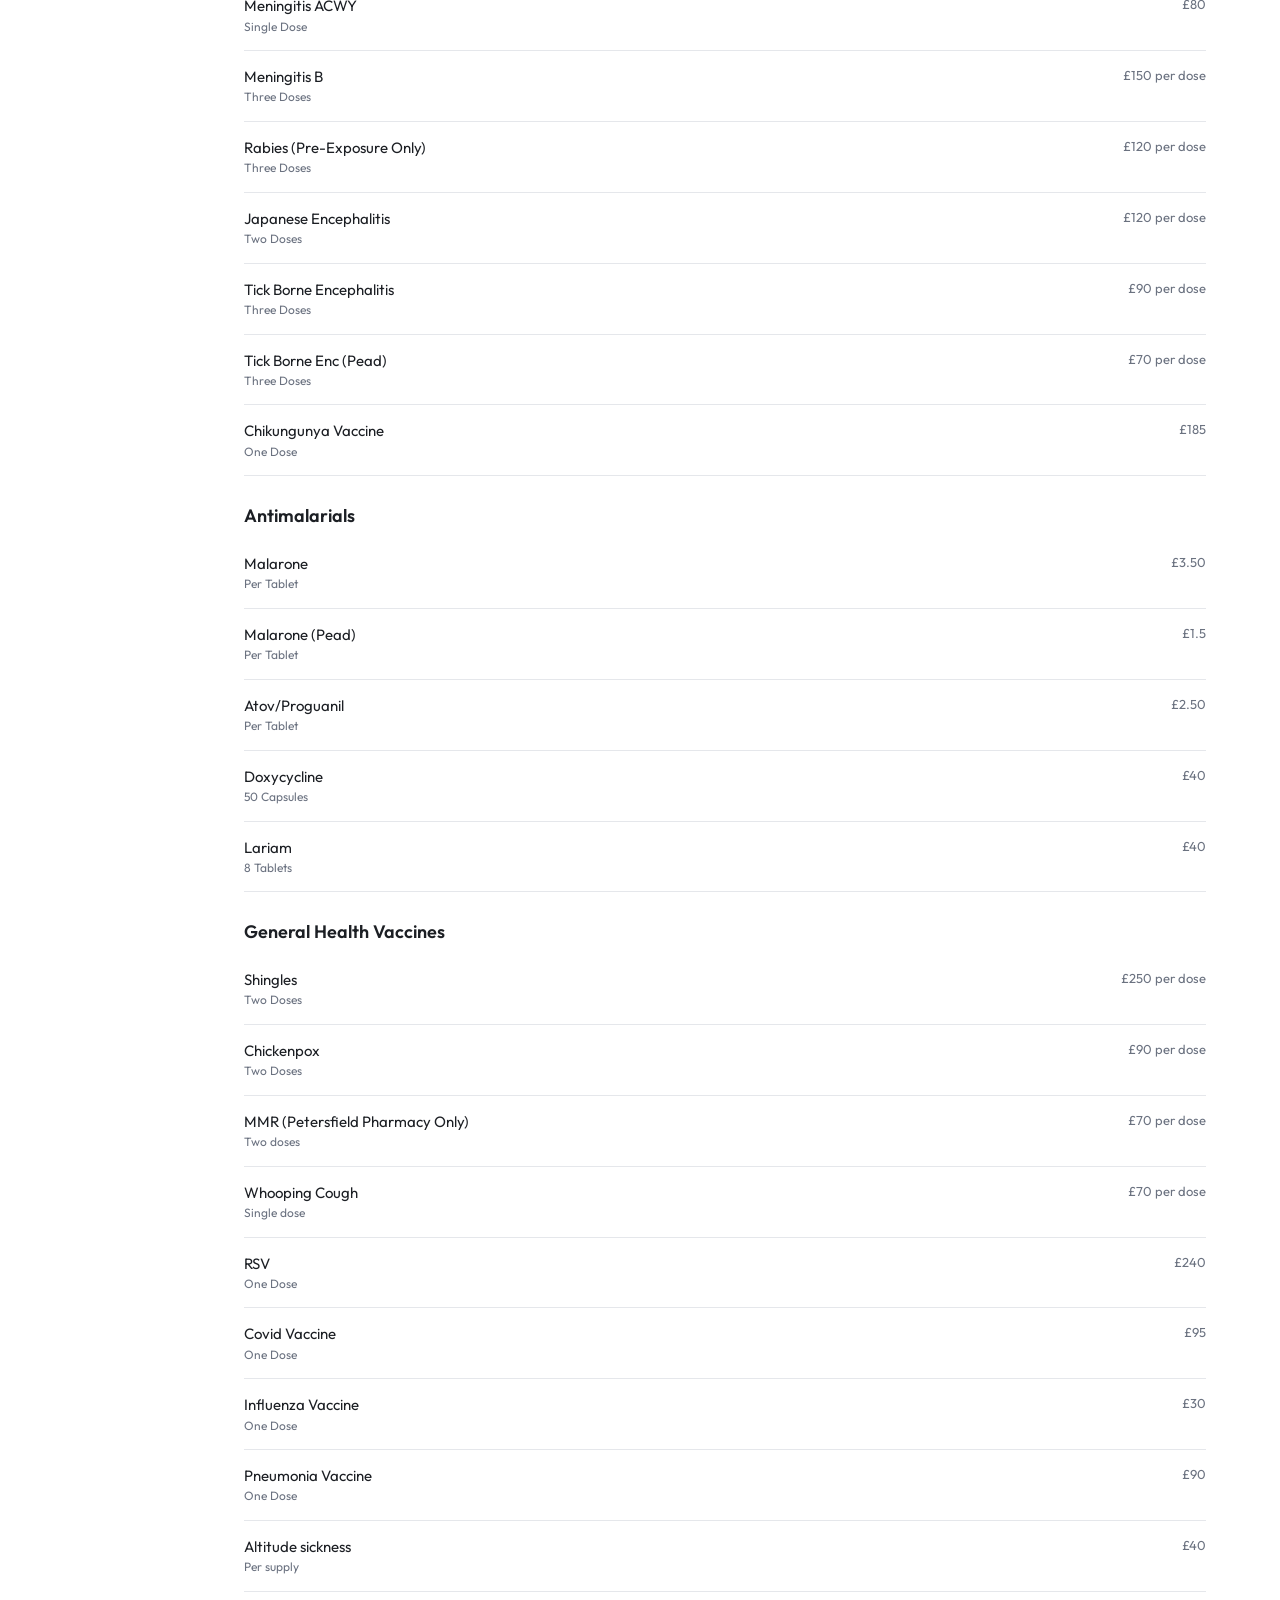
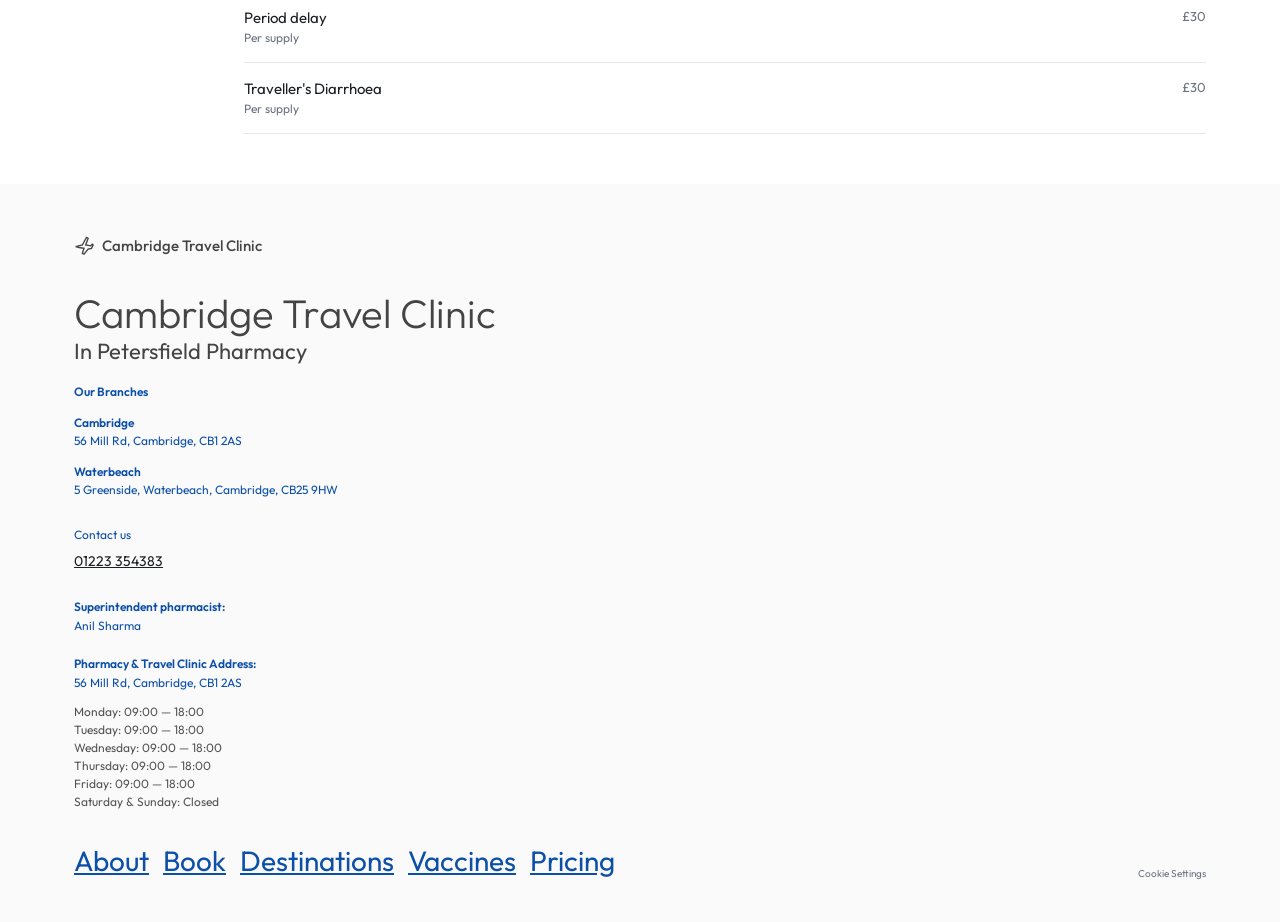
<file: cambridge-travel-clinic/pricing.html>
<!doctype html><html lang="en-GB"><head><meta charset="utf-8"><meta name="viewport" content="width=device-width,initial-scale=1">
<title>Travel Vaccine Pricing | Cambridge Travel Clinic</title><link rel="preconnect" href="https://fonts.googleapis.com"><link href="https://fonts.googleapis.com/css2?family=Outfit:wght@300;400;500;600;700&display=swap" rel="stylesheet"><link rel="stylesheet" href="style.css"></head><body>
<section class="hero short" style="--img:linear-gradient(135deg,#8a97a0,#37495a)"><header class="nav"><div class="wrap"><a class="logo" href="index.html"><svg viewBox="0 0 24 24" fill="none" stroke="currentColor" stroke-width="1.6"><path d="M2 14l8-2 5-9 2 1-3 8 6 1 2-2 1 1-2 4-4 1-5 6-2-1 2-6-6-1z"/></svg>Cambridge Travel Clinic</a>
<nav class="menu"><a href="about.html" class="">About Us</a><a href="vaccines.html" class="">Vaccines</a><a href="#" class="">Destinations</a><a href="pricing.html" class="active">Pricing</a><a href="booking.html" class="">Booking</a><a class="pill" href="tel:01223354383">☎ Call us</a><a class="pill fill" href="booking.html">▦ Book An Appointment</a></nav><button class="burger" aria-label="Menu">☰</button></div></header><div class="wrap"><div class="tag">Same Day Appointments Available</div><h1><b>Travel Vaccine Pricing</b><br>Cambridge Travel Health Expert Clinic</h1><p>Clear, upfront pricing for all travel vaccines — no hidden fees, no surprises. Book online or speak to our expert team today.</p><a class="btn" href="booking.html">Book my Travel Vaccine <i>↗</i></a><div class="proof"><div class="stars">★★★★★<small>100+ Positive Patient Traveller Reviews</small></div></div></div></section>
<div class="wrap"><div class="price"><h2>Pricing</h2><div><h4>Travel Vaccines</h4><div class="row"><div>Yellow Fever<small>One dose</small></div><span>£80</span></div><div class="row"><div>Yellow Fever Certificate ONLY<small>Certificate Only</small></div><span>£20</span></div><div class="row"><div>Hepatitis A<small>Two dose</small></div><span>£80 Per Dose</span></div><div class="row"><div>Hepatitis A Junior<small>Two dose</small></div><span>£70 per dose</span></div><div class="row"><div>Hepatitis A/B<small>Three dose</small></div><span>£130 per dose</span></div><div class="row"><div>Hepatitis A/B Junior<small>Three dose</small></div><span>£120 per dose</span></div><div class="row"><div>Hepatitis B<small>Three dose</small></div><span>£60 per dose</span></div><div class="row"><div>Hepatitis B Junior<small>Three dose</small></div><span>£50 per dose</span></div><div class="row"><div>Typhoid<small>Single Dose</small></div><span>£50</span></div><div class="row"><div>Typhoid (Oral)<small>Three doses</small></div><span>£60/box</span></div><div class="row"><div>Tetanus/Diphtheria/Polio<small>Single Dose</small></div><span>£45</span></div><div class="row"><div>Cholera<small>Two Doses</small></div><span>£50 per dose</span></div><div class="row"><div>Meningitis ACWY<small>Single Dose</small></div><span>£80</span></div><div class="row"><div>Meningitis B<small>Three Doses</small></div><span>£150 per dose</span></div><div class="row"><div>Rabies (Pre-Exposure Only)<small>Three Doses</small></div><span>£120 per dose</span></div><div class="row"><div>Japanese Encephalitis<small>Two Doses</small></div><span>£120 per dose</span></div><div class="row"><div>Tick Borne Encephalitis<small>Three Doses</small></div><span>£90 per dose</span></div><div class="row"><div>Tick Borne Enc (Pead)<small>Three Doses</small></div><span>£70 per dose</span></div><div class="row"><div>Chikungunya Vaccine<small>One Dose</small></div><span>£185</span></div><h4>Antimalarials</h4><div class="row"><div>Malarone<small>Per Tablet</small></div><span>£3.50</span></div><div class="row"><div>Malarone (Pead)<small>Per Tablet</small></div><span>£1.5</span></div><div class="row"><div>Atov/Proguanil<small>Per Tablet</small></div><span>£2.50</span></div><div class="row"><div>Doxycycline<small>50 Capsules</small></div><span>£40</span></div><div class="row"><div>Lariam<small>8 Tablets</small></div><span>£40</span></div><h4>General Health Vaccines</h4><div class="row"><div>Shingles<small>Two Doses</small></div><span>£250 per dose</span></div><div class="row"><div>Chickenpox<small>Two Doses</small></div><span>£90 per dose</span></div><div class="row"><div>MMR (Petersfield Pharmacy Only)<small>Two doses</small></div><span>£70 per dose</span></div><div class="row"><div>Whooping Cough<small>Single dose</small></div><span>£70 per dose</span></div><div class="row"><div>RSV<small>One Dose</small></div><span>£240</span></div><div class="row"><div>Covid Vaccine<small>One Dose</small></div><span>£95</span></div><div class="row"><div>Influenza Vaccine<small>One Dose</small></div><span>£30</span></div><div class="row"><div>Pneumonia Vaccine<small>One Dose</small></div><span>£90</span></div><div class="row"><div>Altitude sickness<small>Per supply</small></div><span>£40</span></div><div class="row"><div>Period delay<small>Per supply</small></div><span>£30</span></div><div class="row"><div>Traveller's Diarrhoea<small>Per supply</small></div><span>£30</span></div></div></div></div>
<footer><div class="wrap"><a class="logo" href="index.html"><svg viewBox="0 0 24 24" fill="none" stroke="currentColor" stroke-width="1.6"><path d="M2 14l8-2 5-9 2 1-3 8 6 1 2-2 1 1-2 4-4 1-5 6-2-1 2-6-6-1z"/></svg>Cambridge Travel Clinic</a>
<h3>Cambridge Travel Clinic<small>In Petersfield Pharmacy</small></h3>
<b>Our Branches</b><b style="margin-top:12px">Cambridge</b><span class="addr">56 Mill Rd, Cambridge, CB1 2AS</span>
<b style="margin-top:12px">Waterbeach</b><span class="addr">5 Greenside, Waterbeach, Cambridge, CB25 9HW</span>
<b style="color:var(--blue);font-weight:400;margin-top:26px">Contact us</b><a class="ph" href="tel:01223354383" style="display:inline-block">01223 354383</a>
<b>Superintendent pharmacist:</b><span class="addr">Anil Sharma</span>
<b>Pharmacy &amp; Travel Clinic Address:</b><span class="addr">56 Mill Rd, Cambridge, CB1 2AS</span>
<div class="hrs">Monday: 09:00 — 18:00<br>Tuesday: 09:00 — 18:00<br>Wednesday: 09:00 — 18:00<br>Thursday: 09:00 — 18:00<br>Friday: 09:00 — 18:00<br>Saturday &amp; Sunday: Closed</div>
<div class="flinks"><div><a href="about.html">About</a><a href="booking.html">Book</a><a href="#">Destinations</a><a href="vaccines.html">Vaccines</a><a href="pricing.html">Pricing</a></div><span>Cookie Settings</span></div></div></footer><script src="script.js"></script></body></html>
</file>
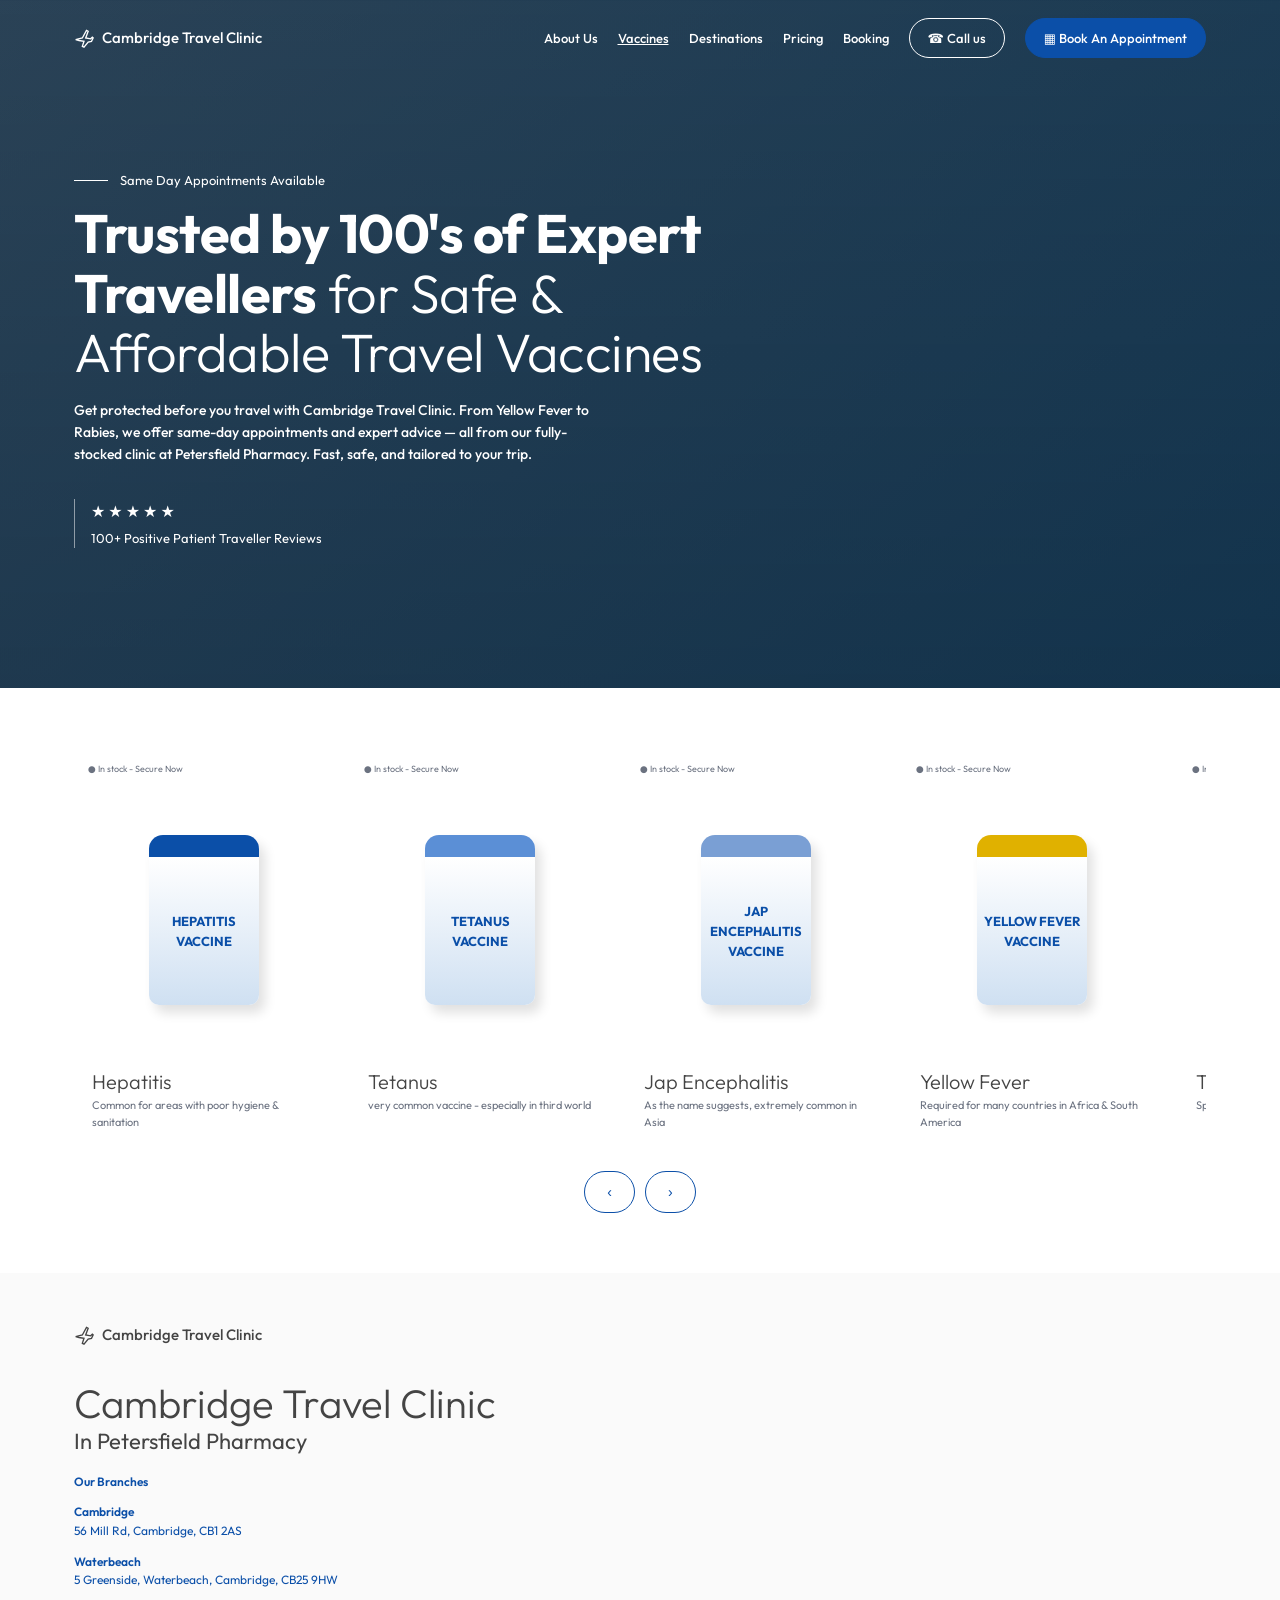
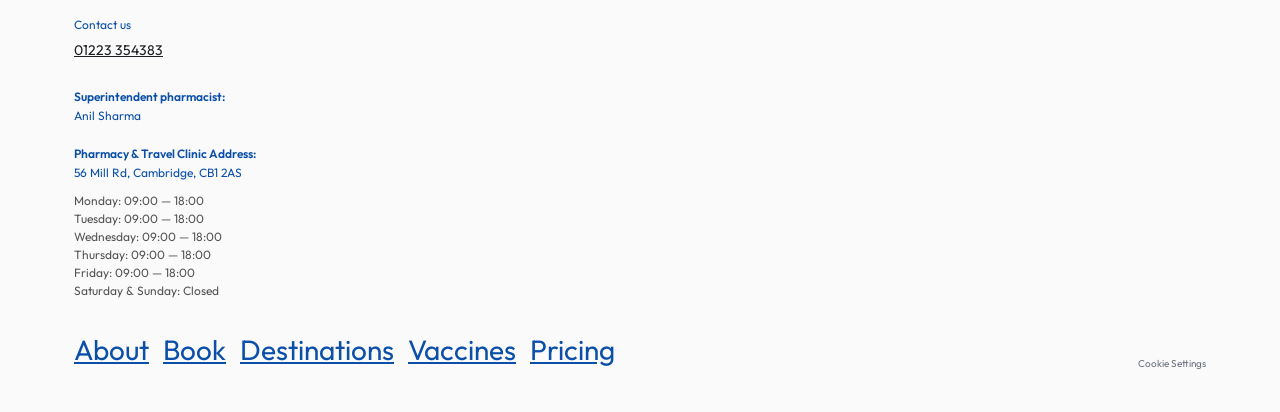
<file: cambridge-travel-clinic/vaccines.html>
<!doctype html><html lang="en-GB"><head><meta charset="utf-8"><meta name="viewport" content="width=device-width,initial-scale=1">
<title>Travel Vaccines | Cambridge Travel Clinic</title><link rel="preconnect" href="https://fonts.googleapis.com"><link href="https://fonts.googleapis.com/css2?family=Outfit:wght@300;400;500;600;700&display=swap" rel="stylesheet"><link rel="stylesheet" href="style.css"></head><body>
<section class="hero" style="--img:linear-gradient(135deg,#456074,#1d4c6b);padding-bottom:140px"><header class="nav"><div class="wrap"><a class="logo" href="index.html"><svg viewBox="0 0 24 24" fill="none" stroke="currentColor" stroke-width="1.6"><path d="M2 14l8-2 5-9 2 1-3 8 6 1 2-2 1 1-2 4-4 1-5 6-2-1 2-6-6-1z"/></svg>Cambridge Travel Clinic</a>
<nav class="menu"><a href="about.html" class="">About Us</a><a href="vaccines.html" class="active">Vaccines</a><a href="#" class="">Destinations</a><a href="pricing.html" class="">Pricing</a><a href="booking.html" class="">Booking</a><a class="pill" href="tel:01223354383">☎ Call us</a><a class="pill fill" href="booking.html">▦ Book An Appointment</a></nav><button class="burger" aria-label="Menu">☰</button></div></header><div class="wrap"><div class="tag">Same Day Appointments Available</div><h1><b>Trusted by 100's of Expert Travellers</b> for Safe &amp; Affordable Travel Vaccines</h1>
<p>Get protected before you travel with Cambridge Travel Clinic. From Yellow Fever to Rabies, we offer same-day appointments and expert advice — all from our fully-stocked clinic at Petersfield Pharmacy. Fast, safe, and tailored to your trip.</p><div class="proof"><div class="stars">★★★★★<small>100+ Positive Patient Traveller Reviews</small></div></div></div></section>
<section class="sec"><div class="wrap" style="position:relative"><div id="slides" style="display:flex;gap:16px;overflow-x:auto;scroll-snap-type:x mandatory;scrollbar-width:none"><div class="card" style="min-width:260px;text-align:left;border:0;padding:0;scroll-snap-align:start"><div style="font-size:9px;color:var(--mute);padding:14px">● In stock - Secure Now</div><div style="height:260px;display:grid;place-items:center"><div style="width:110px;height:170px;border-radius:14px 14px 10px 10px;background:linear-gradient(#fff,#cfe0f2);border-top:22px solid #0b4fa8;display:grid;place-items:center;font-weight:700;color:#0b4fa8;font-size:13px;text-align:center;box-shadow:6px 8px 12px rgba(0,0,0,.12)">HEPATITIS<br>VACCINE</div></div><div style="padding:16px 18px 20px;background:#fff"><h4 style="font-size:20px;font-weight:300">Hepatitis</h4><p style="font-size:11px;color:var(--mute)">Common for areas with poor hygiene &amp; sanitation</p></div></div><div class="card" style="min-width:260px;text-align:left;border:0;padding:0;scroll-snap-align:start"><div style="font-size:9px;color:var(--mute);padding:14px">● In stock - Secure Now</div><div style="height:260px;display:grid;place-items:center"><div style="width:110px;height:170px;border-radius:14px 14px 10px 10px;background:linear-gradient(#fff,#cfe0f2);border-top:22px solid #5b8fd6;display:grid;place-items:center;font-weight:700;color:#0b4fa8;font-size:13px;text-align:center;box-shadow:6px 8px 12px rgba(0,0,0,.12)">TETANUS<br>VACCINE</div></div><div style="padding:16px 18px 20px;background:#fff"><h4 style="font-size:20px;font-weight:300">Tetanus</h4><p style="font-size:11px;color:var(--mute)">very common vaccine - especially in third world</p></div></div><div class="card" style="min-width:260px;text-align:left;border:0;padding:0;scroll-snap-align:start"><div style="font-size:9px;color:var(--mute);padding:14px">● In stock - Secure Now</div><div style="height:260px;display:grid;place-items:center"><div style="width:110px;height:170px;border-radius:14px 14px 10px 10px;background:linear-gradient(#fff,#cfe0f2);border-top:22px solid #7a9fd4;display:grid;place-items:center;font-weight:700;color:#0b4fa8;font-size:13px;text-align:center;box-shadow:6px 8px 12px rgba(0,0,0,.12)">JAP ENCEPHALITIS<br>VACCINE</div></div><div style="padding:16px 18px 20px;background:#fff"><h4 style="font-size:20px;font-weight:300">Jap Encephalitis</h4><p style="font-size:11px;color:var(--mute)">As the name suggests, extremely common in Asia</p></div></div><div class="card" style="min-width:260px;text-align:left;border:0;padding:0;scroll-snap-align:start"><div style="font-size:9px;color:var(--mute);padding:14px">● In stock - Secure Now</div><div style="height:260px;display:grid;place-items:center"><div style="width:110px;height:170px;border-radius:14px 14px 10px 10px;background:linear-gradient(#fff,#cfe0f2);border-top:22px solid #e0b100;display:grid;place-items:center;font-weight:700;color:#0b4fa8;font-size:13px;text-align:center;box-shadow:6px 8px 12px rgba(0,0,0,.12)">YELLOW FEVER<br>VACCINE</div></div><div style="padding:16px 18px 20px;background:#fff"><h4 style="font-size:20px;font-weight:300">Yellow Fever</h4><p style="font-size:11px;color:var(--mute)">Required for many countries in Africa &amp; South America</p></div></div><div class="card" style="min-width:260px;text-align:left;border:0;padding:0;scroll-snap-align:start"><div style="font-size:9px;color:var(--mute);padding:14px">● In stock - Secure Now</div><div style="height:260px;display:grid;place-items:center"><div style="width:110px;height:170px;border-radius:14px 14px 10px 10px;background:linear-gradient(#fff,#cfe0f2);border-top:22px solid #3d7cc9;display:grid;place-items:center;font-weight:700;color:#0b4fa8;font-size:13px;text-align:center;box-shadow:6px 8px 12px rgba(0,0,0,.12)">TYPHOID<br>VACCINE</div></div><div style="padding:16px 18px 20px;background:#fff"><h4 style="font-size:20px;font-weight:300">Typhoid</h4><p style="font-size:11px;color:var(--mute)">Spread through contaminated food and water</p></div></div><div class="card" style="min-width:260px;text-align:left;border:0;padding:0;scroll-snap-align:start"><div style="font-size:9px;color:var(--mute);padding:14px">● In stock - Secure Now</div><div style="height:260px;display:grid;place-items:center"><div style="width:110px;height:170px;border-radius:14px 14px 10px 10px;background:linear-gradient(#fff,#cfe0f2);border-top:22px solid #2f5fa0;display:grid;place-items:center;font-weight:700;color:#0b4fa8;font-size:13px;text-align:center;box-shadow:6px 8px 12px rgba(0,0,0,.12)">RABIES<br>VACCINE</div></div><div style="padding:16px 18px 20px;background:#fff"><h4 style="font-size:20px;font-weight:300">Rabies</h4><p style="font-size:11px;color:var(--mute)">Pre-exposure vaccination for remote travel</p></div></div></div>
<div style="display:flex;justify-content:center;gap:10px;margin-top:20px"><button class="btn out" data-dir="-1" aria-label="Previous">‹</button><button class="btn out" data-dir="1" aria-label="Next">›</button></div></div></section>
<footer><div class="wrap"><a class="logo" href="index.html"><svg viewBox="0 0 24 24" fill="none" stroke="currentColor" stroke-width="1.6"><path d="M2 14l8-2 5-9 2 1-3 8 6 1 2-2 1 1-2 4-4 1-5 6-2-1 2-6-6-1z"/></svg>Cambridge Travel Clinic</a>
<h3>Cambridge Travel Clinic<small>In Petersfield Pharmacy</small></h3>
<b>Our Branches</b><b style="margin-top:12px">Cambridge</b><span class="addr">56 Mill Rd, Cambridge, CB1 2AS</span>
<b style="margin-top:12px">Waterbeach</b><span class="addr">5 Greenside, Waterbeach, Cambridge, CB25 9HW</span>
<b style="color:var(--blue);font-weight:400;margin-top:26px">Contact us</b><a class="ph" href="tel:01223354383" style="display:inline-block">01223 354383</a>
<b>Superintendent pharmacist:</b><span class="addr">Anil Sharma</span>
<b>Pharmacy &amp; Travel Clinic Address:</b><span class="addr">56 Mill Rd, Cambridge, CB1 2AS</span>
<div class="hrs">Monday: 09:00 — 18:00<br>Tuesday: 09:00 — 18:00<br>Wednesday: 09:00 — 18:00<br>Thursday: 09:00 — 18:00<br>Friday: 09:00 — 18:00<br>Saturday &amp; Sunday: Closed</div>
<div class="flinks"><div><a href="about.html">About</a><a href="booking.html">Book</a><a href="#">Destinations</a><a href="vaccines.html">Vaccines</a><a href="pricing.html">Pricing</a></div><span>Cookie Settings</span></div></div></footer><script src="script.js"></script></body></html>
</file>
<file: cambridge-travel-clinic/style.css>
:root{--blue:#0b4fa8;--blue-d:#08397a;--ink:#1c1f24;--mute:#6b7280;--line:#e5e7eb;--bg:#fafafa;--soft:#f1f3f5;--tint:#e8f0fb}
*{box-sizing:border-box;margin:0;padding:0}
html{scroll-behavior:smooth}
body{font-family:'Inter',system-ui,-apple-system,Segoe UI,Roboto,sans-serif;color:var(--ink);background:var(--bg);line-height:1.55;-webkit-font-smoothing:antialiased}
a{color:inherit;text-decoration:none}img{max-width:100%;display:block}
.wrap{max-width:1100px;margin:0 auto;padding:0 24px}
/* nav */
.nav{position:absolute;top:0;left:0;right:0;z-index:20;color:#fff}
.nav.solid{position:sticky;background:#fff;color:var(--ink);box-shadow:0 2px 12px rgba(0,0,0,.06)}
.nav .wrap{display:flex;align-items:center;justify-content:space-between;height:70px;max-width:1000px}
.logo{display:flex;align-items:center;gap:8px;font-size:14px;font-weight:500}
.logo svg{width:20px;height:20px}
.menu{display:flex;align-items:center;gap:16px;font-size:11px;font-weight:500}
.menu a.active{text-decoration:underline}
.pill{display:inline-flex;align-items:center;gap:7px;border-radius:99px;padding:8px 14px;font-size:11px;font-weight:500;border:1px solid currentColor}
.pill.fill{background:var(--blue);border-color:var(--blue);color:#fff}
.burger{display:none;background:none;border:0;color:inherit;font-size:24px;cursor:pointer}
/* hero */
.hero{position:relative;color:#fff;padding:150px 0 90px;background:linear-gradient(rgba(10,30,50,.45),rgba(10,30,50,.55)),var(--img,linear-gradient(135deg,#1f6f78,#0f3d5c));background-size:cover;background-position:center}
.hero.short{padding:150px 0 70px}
.hero .wrap{max-width:1000px}
.tag{display:flex;align-items:center;gap:12px;font-size:11px;margin-bottom:14px}
.tag:before{content:"";width:34px;height:1px;background:#fff}
.hero h1{font-size:clamp(30px,4.4vw,46px);line-height:1.1;font-weight:300;max-width:640px;letter-spacing:-.5px}
.hero h1 b{font-weight:700}
.hero p{font-size:12px;max-width:440px;margin:18px 0 22px;font-weight:500}
.btn{display:inline-flex;align-items:center;gap:10px;background:var(--blue);color:#fff;border-radius:99px;padding:11px 18px;font-size:12px;font-weight:500;border:0;cursor:pointer}
.btn.white{background:#fff;color:var(--ink)}
.btn.out{background:transparent;color:var(--blue);border:1px solid var(--blue)}
.btn i{display:inline-grid;place-items:center;width:20px;height:20px;border-radius:50%;background:#fff;color:var(--blue);font-style:normal;font-size:11px}
.stars{color:#fff;letter-spacing:3px;font-size:14px;margin-top:34px}
.stars small{display:block;letter-spacing:0;font-size:11px;margin-top:4px}
.proof{border-left:1px solid rgba(255,255,255,.5);padding-left:16px;margin-top:34px}
.proof .stars{margin:0}
/* logos */
.logos{display:flex;gap:46px;justify-content:center;align-items:center;padding:36px 0;overflow:hidden;color:#bbb;font-weight:800;font-size:22px}
.logos span{white-space:nowrap}
.cap{text-align:center;font-size:9px;color:var(--mute);padding-top:14px}
/* sections */
.sec{padding:60px 0}
.chip{display:inline-block;font-size:9px;letter-spacing:.6px;text-transform:uppercase;border:1px solid var(--blue);color:var(--blue);border-radius:99px;padding:4px 10px;margin-bottom:16px;background:#fff}
h2{font-size:clamp(24px,3vw,32px);font-weight:300;line-height:1.15;color:var(--ink)}
h2 em{font-style:normal;color:var(--blue)}
.sub{font-size:10px;color:var(--mute);margin:14px 0}
.two{display:grid;grid-template-columns:1.1fr 1fr;gap:40px;align-items:center}
.two.rev{grid-template-columns:1fr 1.1fr}
.tags{display:flex;flex-wrap:wrap;gap:8px 18px;font-size:8px;text-transform:uppercase;letter-spacing:.4px;color:#444;margin:14px 0 20px}
.tags span:before{content:"● ";color:var(--blue);font-size:8px}
.btns{display:flex;gap:10px;flex-wrap:wrap}
.map{height:210px;border-radius:8px;background:linear-gradient(135deg,#e8eef2,#d7e3ea);position:relative;border:1px solid var(--line);display:grid;place-items:center;font-size:11px;color:var(--mute)}
.stats{display:grid;grid-template-columns:repeat(3,1fr);gap:20px;background:var(--soft);border-radius:14px;padding:34px;text-align:center;margin:20px 0}
.stats b{display:block;font-size:34px;font-weight:300;color:var(--blue)}
.stats span{font-size:9px;color:var(--mute)}
.person img,.photo{width:100%;aspect-ratio:1/1.05;border-radius:6px;background:linear-gradient(160deg,#8aa4bd,#3d5b7a);position:relative;display:flex;align-items:flex-end;padding:10px;color:#fff;font-size:11px}
.photo.team{aspect-ratio:1/.72;background:linear-gradient(160deg,#2f6fb5,#1b4a85)}
/* reviews */
.rev3{display:grid;grid-template-columns:repeat(3,1fr);gap:16px;margin-top:26px}
.card{background:#fff;border:1px solid var(--line);border-radius:10px;padding:22px 18px;text-align:center;font-size:11px;color:#444}
.card .stars{color:var(--blue);margin:0 0 12px;font-size:14px}
.center{text-align:center}
/* destinations */
.dest .lst a{display:block;font-size:11px;color:var(--blue);padding:11px 0;border-bottom:1px solid var(--line)}
.dest .lst a.on{font-weight:600}
/* vaccines */
.vac{display:grid;grid-template-columns:repeat(4,1fr);gap:14px;margin-top:22px}
.vac .card{text-align:left;position:relative}
.vac .card h4{font-size:12px;margin:10px 0 6px}
.vac .x{width:20px;height:20px;border-radius:50%;background:var(--blue);display:inline-grid;place-items:center;color:#fff;font-size:11px}
.vac .btn{margin-top:10px;font-size:9px;padding:6px 14px}
/* steps */
.steps{display:grid;grid-template-columns:repeat(3,1fr);gap:20px;text-align:center;margin-top:30px}
.steps b{display:block;font-size:40px;font-weight:300;color:var(--blue)}
.steps h4{font-size:13px;font-weight:500;margin:6px 0}
.steps p{font-size:10px;color:var(--mute)}
/* cta */
.cta{text-align:center;color:#fff;padding:90px 0;background:linear-gradient(rgba(5,40,100,.55),rgba(5,40,100,.55)),linear-gradient(180deg,#2b6cb0,#0b3b78)}
.cta h2{color:#fff;font-weight:400}
.cta p{font-size:10px;margin:12px 0 20px}
/* footer */
footer{background:var(--bg);padding:50px 0 40px;font-size:9px;color:#444}
footer .logo{margin-bottom:34px}
footer h3{font-size:clamp(24px,3vw,32px);font-weight:300;line-height:1.1}
footer h3 small{display:block;font-size:18px;font-weight:400;margin-top:4px}
footer b{display:block;color:var(--blue);font-weight:600;margin-top:20px}
footer .addr{color:var(--blue)}
footer .ph{font-size:14px;color:var(--ink);text-decoration:underline;margin:6px 0}
footer .hrs{margin-top:10px;color:#555;line-height:1.5}
.flinks{display:flex;justify-content:space-between;align-items:flex-end;margin-top:28px;flex-wrap:wrap;gap:12px}
.flinks div a{font-size:22px;color:var(--blue);text-decoration:underline;margin-right:14px}
.flinks span{font-size:10px;color:var(--mute)}
/* about */
.feat{display:grid;grid-template-columns:1fr 1fr;gap:10px 18px;font-size:10px;margin-top:18px}
.feat span:before{content:"✓ ";color:var(--blue)}
/* booking */
.book{max-width:520px;margin:0 auto;background:#fff;border:1px solid var(--line);border-radius:8px;display:grid;grid-template-columns:1fr 1.1fr;box-shadow:0 2px 10px rgba(0,0,0,.05);overflow:hidden}
.book .l{padding:20px;font-size:10px;border-right:1px solid var(--line);display:flex;flex-direction:column;justify-content:flex-end;gap:6px}
.book .l h4{font-size:16px;line-height:1.1;margin-bottom:8px}
.book .r{padding:20px}
.book .r h5{font-size:12px;margin-bottom:12px}
.cal{display:grid;grid-template-columns:repeat(7,1fr);gap:6px;text-align:center;font-size:9px}
.cal .h{font-size:7px;font-weight:600;color:#555}
.cal .d{aspect-ratio:1;display:grid;place-items:center;border-radius:50%;color:#666}
.cal .d.a{background:#e1ecfb;color:var(--blue);font-weight:600;cursor:pointer}
.cal .d.a:hover,.cal .d.sel{background:var(--blue);color:#fff}
.mon{display:flex;justify-content:center;gap:28px;font-size:9px;font-weight:600;margin-bottom:14px}
.tz{font-size:8px;margin-top:14px}
/* pricing */
.price{display:grid;grid-template-columns:150px 1fr;gap:20px;padding:50px 0}
.price>h2{font-size:20px}
.price h4{font-size:15px;font-weight:600;margin:26px 0 8px}
.price h4:first-child{margin-top:0}
.row{display:flex;justify-content:space-between;gap:12px;padding:11px 0;border-bottom:1px solid var(--line);font-size:12px}
.row small{display:block;font-size:9px;color:var(--mute)}
.row span{font-size:10px;color:var(--mute);white-space:nowrap}
/* mobile */
@media(max-width:820px){
.menu{display:none;position:absolute;top:70px;left:0;right:0;background:#fff;color:var(--ink);flex-direction:column;align-items:flex-start;padding:16px 24px;gap:14px}
.menu.open{display:flex}.burger{display:block}
.two,.two.rev,.price{grid-template-columns:1fr}
.vac,.rev3,.steps{grid-template-columns:1fr}
.book{grid-template-columns:1fr}.book .l{border-right:0}
.logos{gap:24px}
}
/* ===== fidelity overrides ===== */
body{font-family:'Outfit','Satoshi',system-ui,sans-serif;background:#fff;font-size:15px}
footer{background:var(--bg)}
.nav .wrap{max-width:1180px;height:76px}.logo{font-size:15px}.menu{font-size:13px;gap:20px}.pill{font-size:13px;padding:9px 18px}
.hero .wrap{max-width:1180px}.hero{padding:170px 0 110px}
.hero h1{font-size:clamp(34px,4.6vw,54px);max-width:720px}
.hero p{font-size:14px;max-width:520px}.tag{font-size:13px}
.btn{font-size:14px;padding:12px 22px}.stars{font-size:16px}.stars small{font-size:13px}
.wrap{max-width:1180px}
.chip{font-size:11px;padding:5px 14px}
h2{font-size:clamp(28px,3.6vw,42px)}
.sub{font-size:14px;line-height:1.7;color:#555}
.tags{font-size:10px}.stats b{font-size:46px}.stats span{font-size:12px}
.card{font-size:14px}.logos{font-size:26px}.cap{font-size:11px}
.dest .lst a{font-size:14px}.steps b{font-size:54px}.steps h4{font-size:18px}.steps p{font-size:13px}
.cta h2{font-size:clamp(28px,3.6vw,40px)}.cta p{font-size:13px}
footer{font-size:12px}footer h3{font-size:clamp(28px,3.6vw,40px)}footer h3 small{font-size:22px}
.flinks div a{font-size:28px}.row{font-size:15px;padding:14px 0}.row small{font-size:12px}.row span{font-size:13px}
.price h4{font-size:18px}.feat{font-size:13px}
.book .l,.book .r{font-size:12px}.cal{font-size:12px}.cal .h{font-size:9px}.mon{font-size:12px}
/* home vaccine slider */
.vslider{position:relative;margin-top:26px}
.vtrack{display:flex;gap:20px;overflow-x:auto;scroll-snap-type:x mandatory;scrollbar-width:none;padding-bottom:4px}
.vtrack::-webkit-scrollbar{display:none}
.vcard{flex:0 0 300px;scroll-snap-align:start;background:#fafafa;border-radius:24px;padding:20px;min-height:350px;display:flex;flex-direction:column}
.vtop{display:flex;justify-content:space-between;align-items:flex-start;gap:12px}
.vtop .x{flex:0 0 36px;width:36px;height:36px;border-radius:50%;background:var(--blue);color:#fff;display:grid;place-items:center;font-size:16px}
.vtop h3{font-size:30px;font-weight:400;color:var(--blue);text-align:right;line-height:1.15}
.vcard p{margin-top:62px;font-size:14px;line-height:1.5;color:#333;flex:1}
.vbtn{align-self:flex-end;display:inline-flex;align-items:center;gap:10px;border:1px solid #1c1f24;border-radius:99px;padding:8px 16px 8px 8px;color:var(--blue);font-size:16px}
.vbtn .q{width:22px;height:22px;border:1px solid var(--blue);border-radius:50%;display:grid;place-items:center;font-size:11px}
.vnext{position:absolute;right:-6px;top:50%;width:40px;height:40px;border-radius:50%;border:0;background:#c8c8c8;color:#fff;font-size:24px;cursor:pointer;line-height:1}
.person img,.photo{aspect-ratio:1/.82}.photo.team{aspect-ratio:1/.72}
</file>
